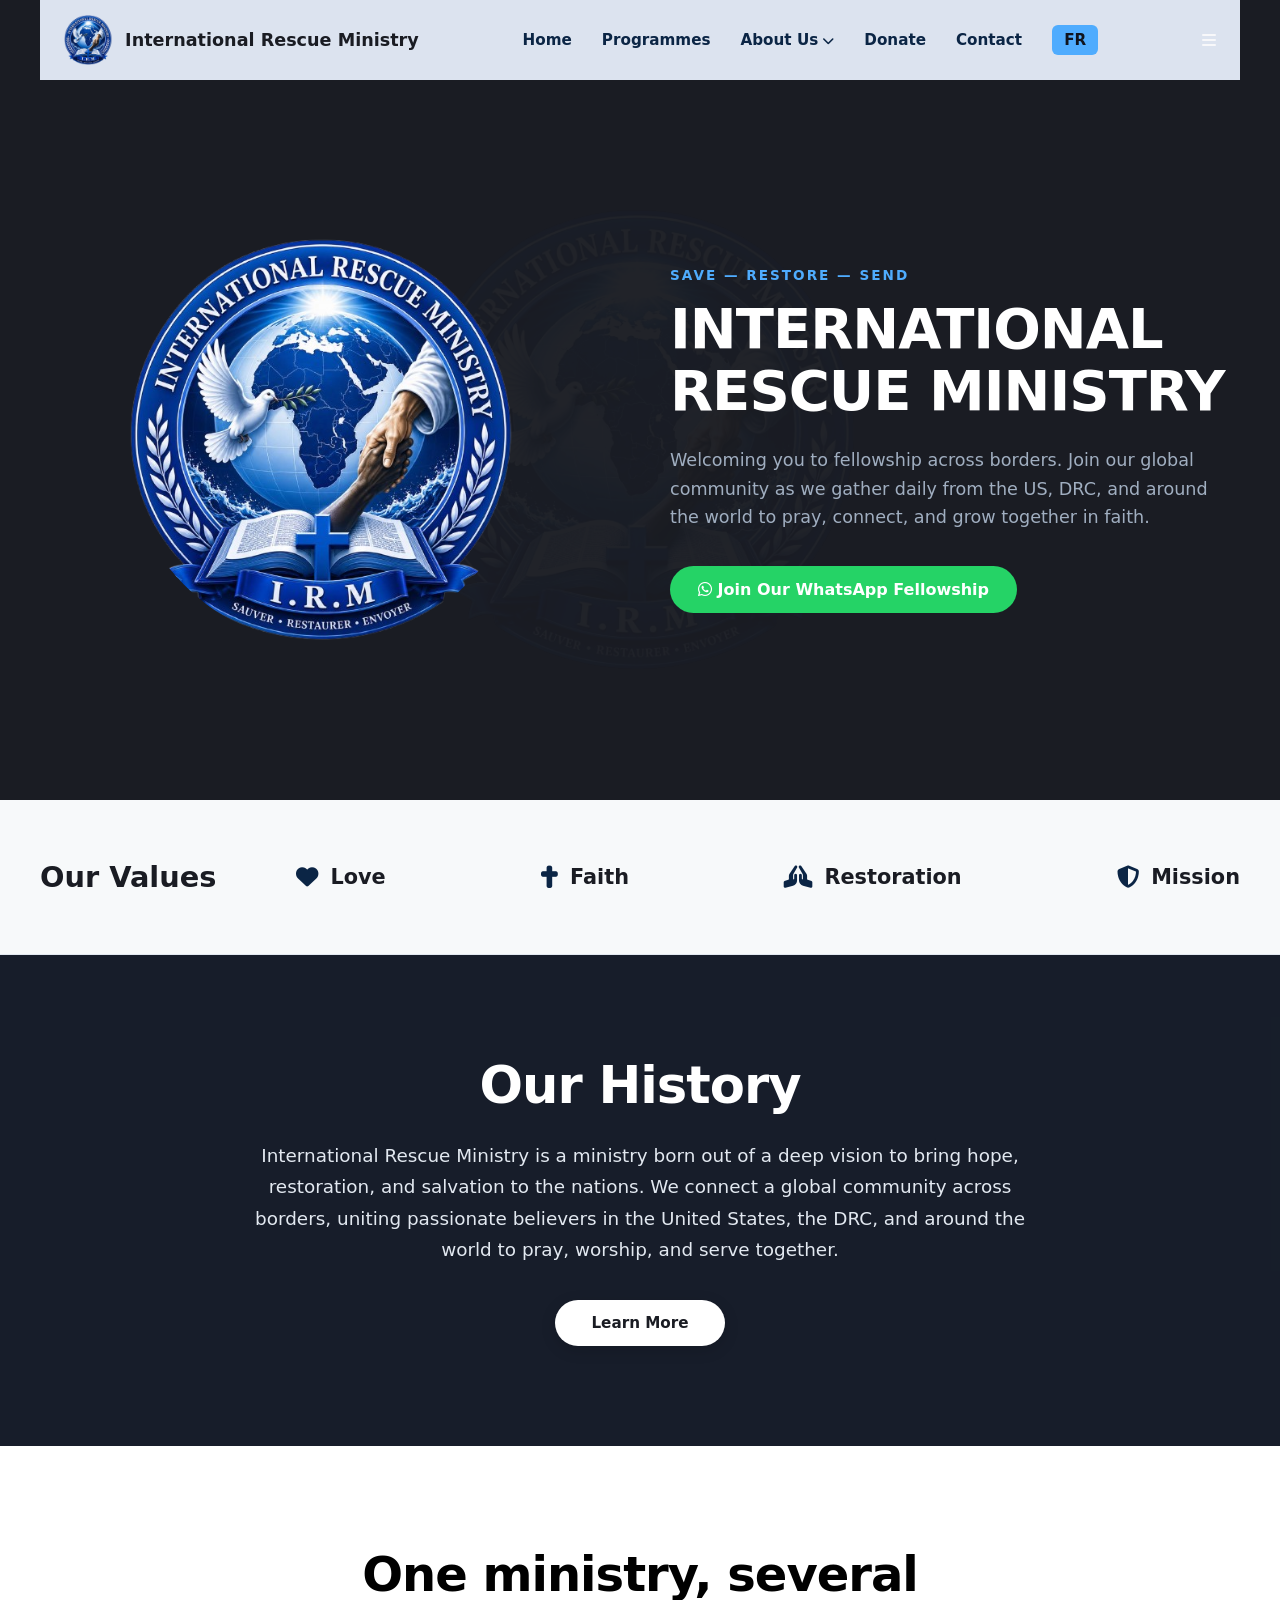
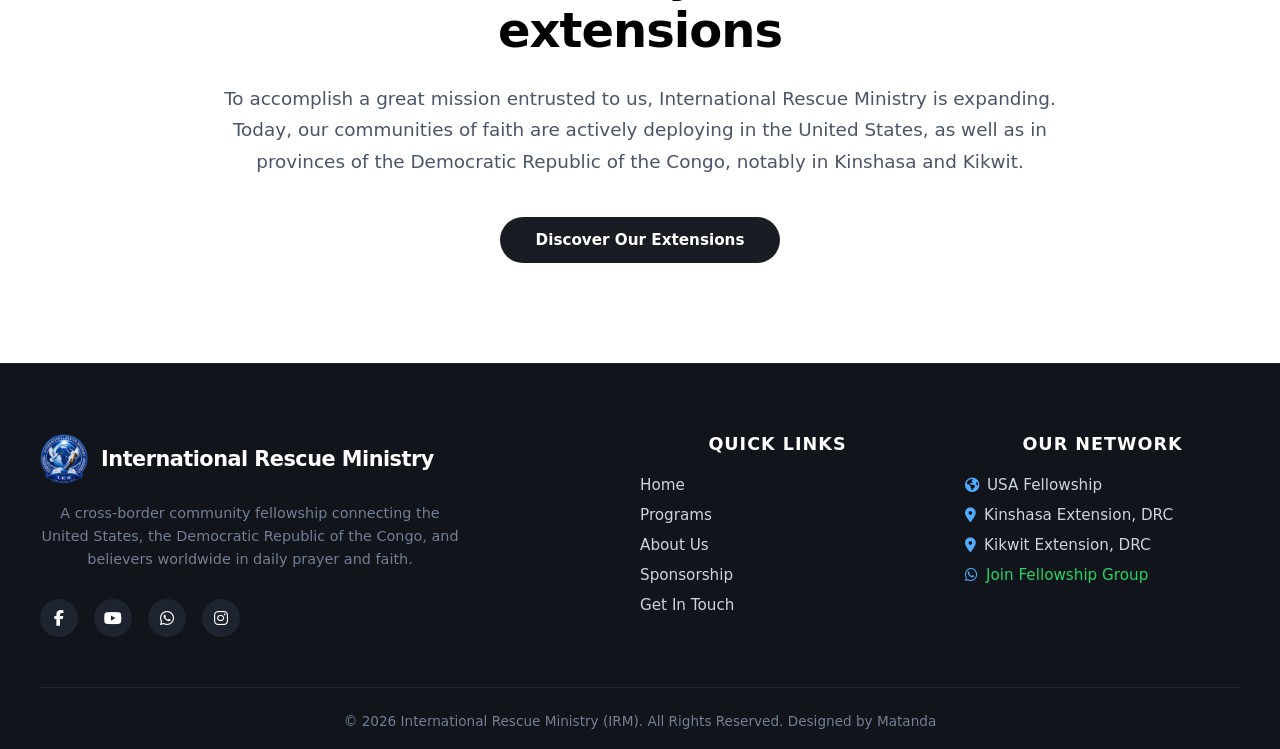
<file: index.html>
<!DOCTYPE html>
<html lang="en">
<head>
    <meta charset="UTF-8"/>
    <meta name="viewport" content="width=device-width, initial-scale=1.0"/>
    <meta name="description" content="International Rescue Ministry"/>
    <title>International Rescue Ministry - Home</title>
    <link href="style.css" rel="stylesheet"/>
    <link rel="stylesheet" href="https://cdnjs.cloudflare.com/ajax/libs/font-awesome/6.4.0/css/all.min.css">
    <link rel="icon" type="image/png" href="apple-touch-icon.png">
</head>
<body>
    <nav>
    <div class="logo-container">
        <img src="IRM.png" alt="IRM Logo" class="logo" width="100px" height="100px"/>
        <span class="logo-text">International Rescue Ministry</span>
    </div>
    
    <div class="nav-links">
        <a href="index.html" class="active">Home</a>   
        <a href="Programmes.html">Programmes</a>
        <a href="About.html" class="dropdown-trigger">About Us<i class="fas fa-chevron-down"></i></a>
        <div class="dropdown-menu-box">
            <a href="#">Our History</a>
            <a href="#">Our Extensions</a>
            <a href="#">Our Departments</a>
        </div>
        <a href="Donate.html">Donate</a>
        <a href="Contact.html">Contact</a>
        <a href="index-fr.html" class="lang-toggle">FR</a>
    </div>

    <!-- 🎯 PLACE THE CODE HERE (Right after the nav-links div ends) -->
    <i class="fas fa-bars" id="menu-toggle"></i>
</nav>
    
    <!--HERO SPLIT-SCREEN SECTION-->
   <section class="hero-container">
        <div class="hero-wrapper">
            <!-- Left Grid: Constrained Image Frame -->
            <div class="hero-left">
                <div class="image-frame">
                    <img src="IRM.png" alt="IRM Emblem" class="hero-featured-img">
                </div>
            </div>
            <!-- Right Grid: Bold Modern Typography -->
            <div class="hero-right">
                <span class="hero-tagline">SAVE — RESTORE — SEND</span>
                <h1 class="hero-title">INTERNATIONAL<br>RESCUE MINISTRY</h1>
                <p class="hero-description">
                    Welcoming you to fellowship across borders. Join our global community as we gather daily from the US, DRC, and around the world to pray, connect, and grow together in faith.
                </p>
                <a href="#" class="whatsapp-btn">
                    <i class="fab fa-whatsapp"></i> Join Our WhatsApp Fellowship
                </a>
            </div>
        </div>
    </section>

    <!--VALUES SECTION-->
    <section class="values-strip">
        <div class="values-wrapper">
            <h2 class="values-label">Our Values</h2>
            <div class="values-grid">
                <div class="value-card">
                    <i class="fas fa-heart"></i>
                    <span>Love</span>
                </div>
                <div class="value-card">
                    <i class="fas fa-cross"></i>
                    <span>Faith</span>
                </div>
                <div class="value-card">
                    <i class="fas fa-praying-hands"></i>
                    <span>Restoration</span>
                </div>
                <div class="value-card">
                    <i class="fas fa-shield-alt"></i>
                    <span>Mission</span>
                </div>
            </div>
        </div>
    </section>

    <!--HISTORY BANNER SECTION-->
    <section class="history-banner">
        <div class="history-overlay"></div>
        <div class="history-content">
            <h2 class="history-heading">Our History</h2>
            <p class="history-paragraph">
                International Rescue Ministry is a ministry born out of a deep vision to bring hope, restoration, and salvation to the nations. We connect a global community across borders, uniting passionate believers in the United States, the DRC, and around the world to pray, worship, and serve together.
            </p>
            <a href="#" class="pill-btn-light">Learn More</a>
        </div>
    </section>

    <!--EXTENSIONS SECTION-->
    <section class="extensions-block">
        <div class="extensions-container">
            <h2 class="extensions-heading">One ministry, several extensions</h2>
            <p class="extensions-paragraph">
                To accomplish a great mission entrusted to us, International Rescue Ministry is expanding. Today, our communities of faith are actively deploying in the United States, as well as in provinces of the Democratic Republic of the Congo, notably in Kinshasa and Kikwit.
            </p>
            <a href="#" class="pill-btn-dark">Discover Our Extensions</a>
        </div>
    </section>
<!-- MODERN CLEAN FOOTER -->
<footer class="main-footer">
    <div class="footer-container">
        
        <!-- Column 1: Brand & Vision -->
        <div class="footer-brand">
            <div class="footer-logo-row">
                <img src="IRM.png" alt="IRM Emblem" class="footer-logo">
                <span class="footer-logo-text">International Rescue Ministry</span>
            </div>
            <p class="footer-description">
                A cross-border community fellowship connecting the United States, the Democratic Republic of the Congo, and believers worldwide in daily prayer and faith.
            </p>
            <div class="footer-socials">
                <a href="#" aria-label="Facebook"><i class="fab fa-facebook-f"></i></a>
                <a href="#" aria-label="YouTube"><i class="fab fa-youtube"></i></a>
                <a href="https://chat.whatsapp.com/FOu2xBbypPA2FtalaXLkAi" target="_blank" aria-label="WhatsApp"><i class="fab fa-whatsapp"></i></a>
                <a href="#" aria-label="Instagram"><i class="fab fa-instagram"></i></a>
            </div>
        </div>

        <!-- Column 2: Quick Navigation Links -->
        <div class="footer-links-col">
            <h3 class="footer-heading">Quick Links</h3>
            <ul>
                <li><a href="index.html">Home</a></li>
                <li><a href="Programmes.html">Programs</a></li>
                <li><a href="About.html">About Us</a></li>
                <li><a href="Donate.html">Sponsorship</a></li>
                <li><a href="Contact.html">Get In Touch</a></li>
            </ul>
        </div>

        <!-- Column 3: Our Global Network -->
        <div class="footer-links-col">
            <h3 class="footer-heading">Our Network</h3>
            <ul>
                <li><a href="About.html#extensions"><i class="fas fa-globe-americas"></i> USA Fellowship</a></li>
                <li><a href="About.html#extensions"><i class="fas fa-map-marker-alt"></i> Kinshasa Extension, DRC</a></li>
                <li><a href="About.html#extensions"><i class="fas fa-map-marker-alt"></i> Kikwit Extension, DRC</a></li>
                <li>
                    <a href="https://chat.whatsapp.com/FOu2xBbypPA2FtalaXLkAi" target="_blank" class="footer-whatsapp-link">
                        <i class="fab fa-whatsapp"></i> Join Fellowship Group
                    </a>
                </li>
            </ul>
        </div>

    </div>

    <!-- Bottom Copyright Strip -->
    <div class="footer-bottom">
        <p>&copy; 2026 International Rescue Ministry (IRM). All Rights Reserved. Designed by Matanda</p>
    </div>
</footer>
<script src="nav.js"></script>
</body>
</html>
</file>
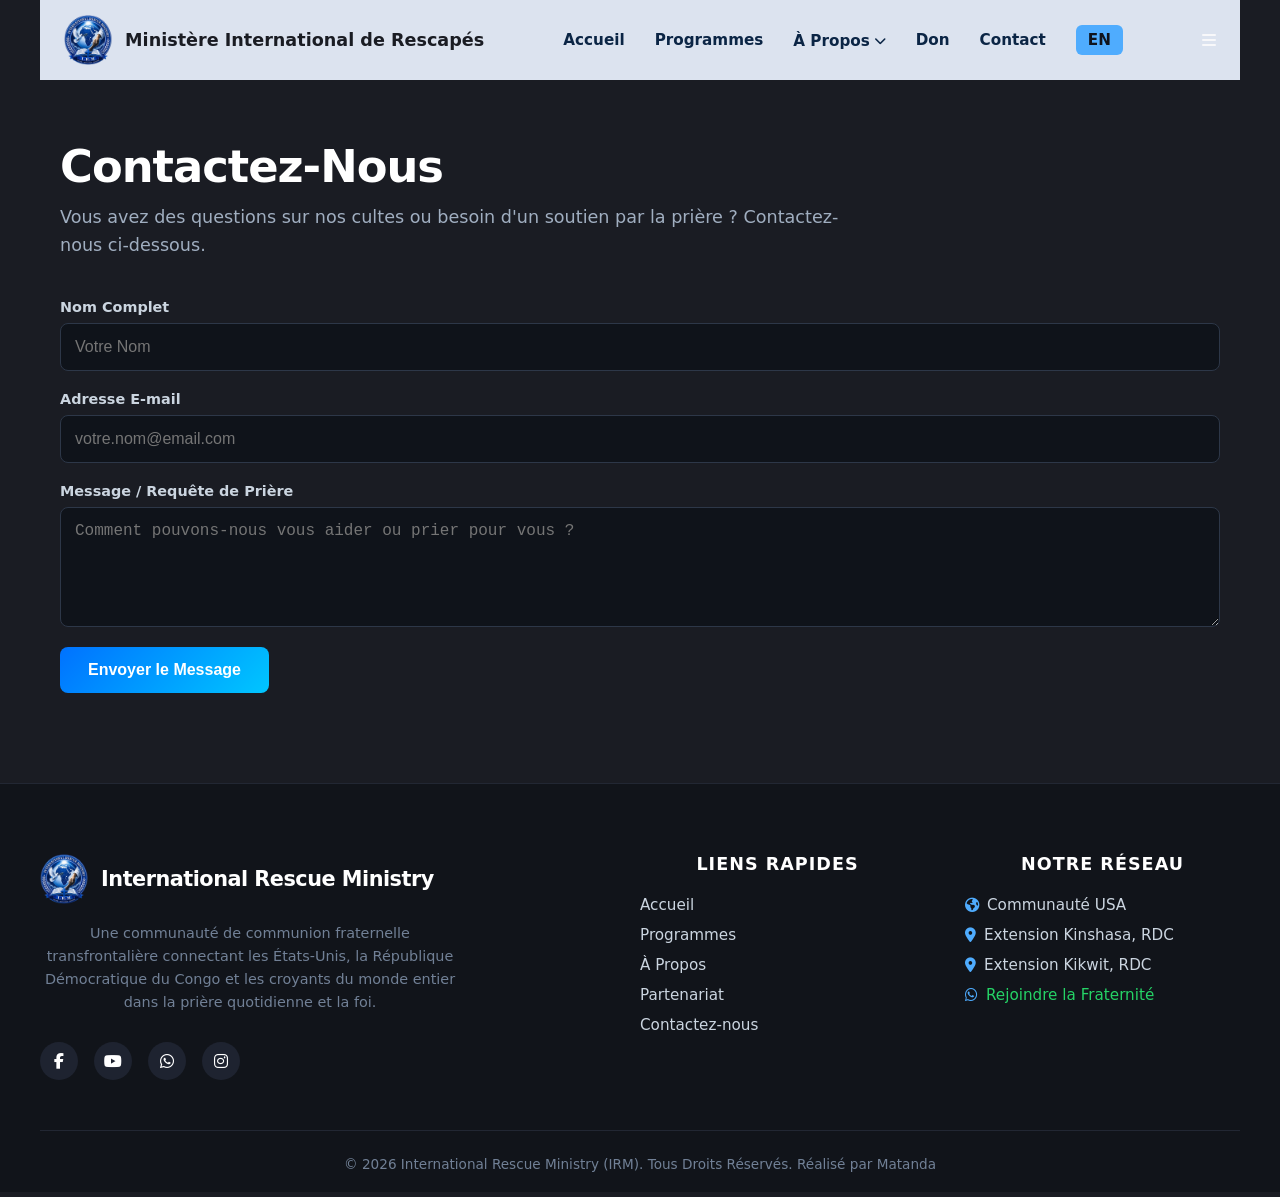
<file: Contact-fr.html>
<!DOCTYPE html>
<html lang="fr">
<head>
    <meta charset="UTF-8"/>
    <meta name="viewport" content="width=device-width, initial-scale=1.0"/>
    <meta name="description" content="Contacter le Ministère International de Rescapés"/>
    <title>Contactez-Nous - IRM</title>
    <link href="style.css" rel="stylesheet"/>
    <link rel="stylesheet" href="https://cdnjs.cloudflare.com/ajax/libs/font-awesome/6.4.0/css/all.min.css">
    <link rel="icon" type="image/png" href="apple-touch-icon.png">
</head>
<body>
    <nav>
        <div class="logo-container">
            <img src="IRM.png" alt="Logo IRM" class="logo"/>
            <span class="logo-text">Ministère International de Rescapés</span>
        </div>
        <div class="nav-links">
        <a href="index-fr.html">Accueil</a>
        
        <a href="Programmes-fr.html">Programmes</a>
        <div class="dropdown">
        <a href="About-fr.html" class="dropdown-trigger">À Propos<i class="fas fa-chevron-down"></i></a>
            <div class="dropdown-menu-box">
                <a href="About-fr.html#histoire">Notre Histoire</a>
                <a href="About-fr.html#extensions">Nos Extensions</a>
                <a href="About-fr.html">Nos Département</a>
            </div>
        </div>
        <a href="Donate-fr.html">Don</a>
        <a href="Contact-fr.html">Contact</a>
        <a href="Contact.html" class="lang-toggle">EN</a>
    </div>
        <i class="fas fa-bars" id="menu-toggle"></i>
    </nav>

    <main class="main-content-wrapper">
        <h1 class="page-header">Contactez-Nous</h1>
        <p class="page-subtitle">Vous avez des questions sur nos cultes ou besoin d'un soutien par la prière ? Contactez-nous ci-dessous.</p>

        <div class="contact-split">
                <form action="https://formspree.io/f/xojodvbz" method="POST">
                    <div class="form-group">
                        <label for="name">Nom Complet</label>
                        <input type="text" id="fullname" name="fullname" required placeholder="Votre Nom">
                    </div>
                    <div class="form-group">
                        <label for="email">Adresse E-mail</label>
                        <input type="email" id="email" name="email" required placeholder="votre.nom@email.com">
                    </div>
                    <div class="form-group">
                        <label for="message">Message / Requête de Prière</label>
                        <textarea id="message" name="message" rows="5" required placeholder="Comment pouvons-nous vous aider ou prier pour vous ?"></textarea>
                    </div>
                    <button type="submit" class="submit-form-btn">Envoyer le Message</button>
                </form>
            </div>
        </div>
    </main>

    <footer class="main-footer">
        <div class="footer-container">
            
            <!-- Column 1: Brand & Vision -->
            <div class="footer-brand">
                <div class="footer-logo-row">
                    <img src="IRM.png" alt="IRM Emblem" class="footer-logo">
                    <span class="footer-logo-text">International Rescue Ministry</span>
                </div>
                <p class="footer-description">
                    Une communauté de communion fraternelle transfrontalière connectant les États-Unis, la République Démocratique du Congo et les croyants du monde entier dans la prière quotidienne et la foi.
                </p>
                <div class="footer-socials">
                    <a href="#" aria-label="Facebook"><i class="fab fa-facebook-f"></i></a>
                    <a href="#" aria-label="YouTube"><i class="fab fa-youtube"></i></a>
                    <a href="https://chat.whatsapp.com/FOu2xBbypPA2FtalaXLkAi" target="_blank" aria-label="WhatsApp"><i class="fab fa-whatsapp"></i></a>
                    <a href="#" aria-label="Instagram"><i class="fab fa-instagram"></i></a>
                </div>
            </div>

            <!-- Column 2: Quick Navigation Links -->
            <div class="footer-links-col">
                <h3 class="footer-heading">Liens Rapides</h3>
                <ul>
                    <li><a href="index-fr.html">Accueil</a></li>
                    <li><a href="Programmes-fr.html">Programmes</a></li>
                    <li><a href="About-fr.html">À Propos</a></li>
                    <li><a href="Donate-fr.html">Partenariat</a></li>
                    <li><a href="Contact-fr.html">Contactez-nous</a></li>
                </ul>
            </div>

            <!-- Column 3: Our Global Network -->
            <div class="footer-links-col">
                <h3 class="footer-heading">Notre Réseau</h3>
                <ul>
                    <li><a href="About-fr.html#extensions"><i class="fas fa-globe-americas"></i> Communauté USA</a></li>
                    <li><a href="About-fr.html#extensions"><i class="fas fa-map-marker-alt"></i> Extension Kinshasa, RDC</a></li>
                    <li><a href="About-fr.html#extensions"><i class="fas fa-map-marker-alt"></i> Extension Kikwit, RDC</a></li>
                    <li>
                        <a href="https://chat.whatsapp.com/FOu2xBbypPA2FtalaXLkAi" target="_blank" class="footer-whatsapp-link">
                            <i class="fab fa-whatsapp"></i> Rejoindre la Fraternité
                        </a>
                    </li>
                </ul>
            </div>

        </div>

        <!-- Bottom Copyright Strip -->
        <div class="footer-bottom">
            <p>&copy; 2026 International Rescue Ministry (IRM). Tous Droits Réservés. Réalisé par Matanda </p>
        </div>
    </footer>
    <script src="nav.js"></script>
</body>
</html>
</file>
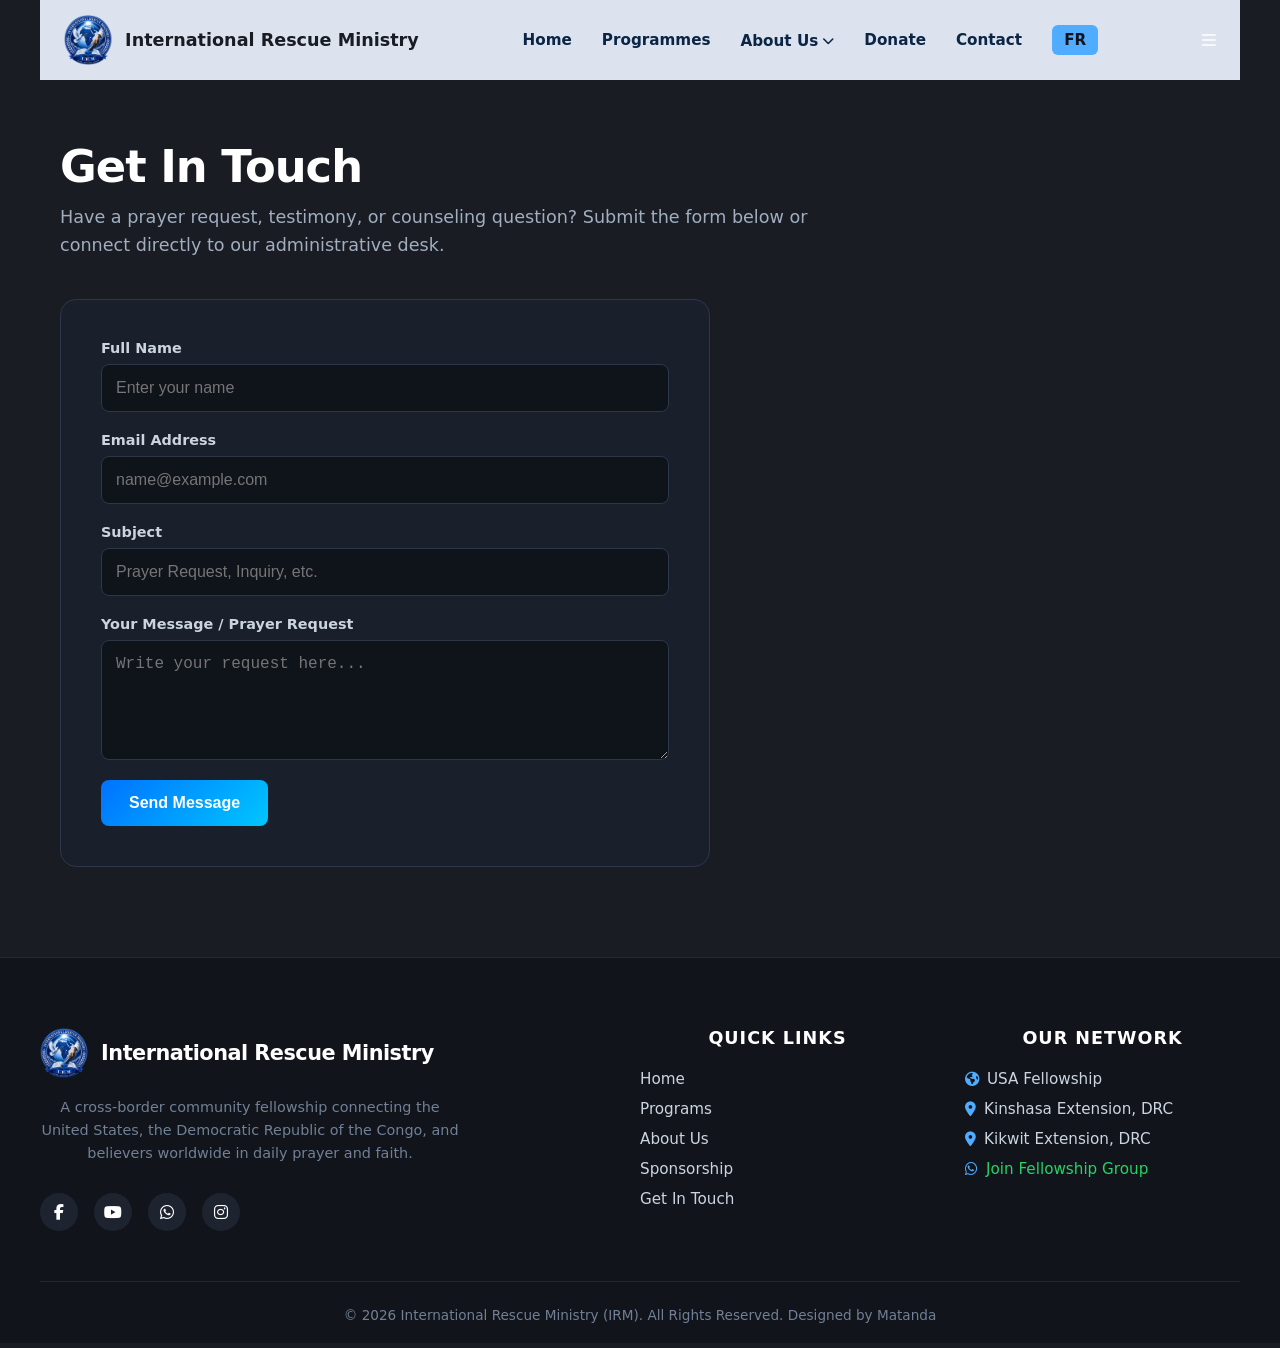
<file: Contact.html>
<!DOCTYPE html>
<html lang="en">
<head>
    <meta charset="UTF-8"/>
    <meta name="viewport" content="width=device-width, initial-scale=1.0"/>
    <meta name="description" content="Contact International Rescue Ministry"/>
    <title>Contact - IRM</title>
    <link href="style.css" rel="stylesheet"/>
    <link rel="stylesheet" href="https://cdnjs.cloudflare.com/ajax/libs/font-awesome/6.4.0/css/all.min.css">
    <link rel="icon" type="image/png" href="apple-touch-icon.png">
</head>
<body>
    <nav>
        <div class="logo-container">
            <img src="IRM.png" alt="IRM Logo" class="logo" width="100px" height="100px"/>
            <span class="logo-text">International Rescue Ministry</span>
        </div>
        <div class="nav-links">
            <a href="index.html" class="active">Home</a>
            <a href="Programmes.html">Programmes</a>
            <div class="dropdown">    
            <a href="About.html" class="dropdown-trigger">About Us<i class="fas fa-chevron-down"></i></a>
            <div class="dropdown-menu-box">
                <a href="#">Our History</a>
                <a href="#">Our Extensions</a>
                <a href="#">Our Departments</a>
            </div>
        </div>
            <a href="Donate.html">Donate</a>
            <a href="Contact.html">Contact</a>
            <a href="Contact-fr.html" class="lang-toggle">FR</a>
        </div>
        <i class="fas fa-bars" id="menu-toggle"></i>
    </nav>

    <main class="main-content-wrapper">
        <h1 class="page-header">Get In Touch</h1>
        <p class="page-subtitle">Have a prayer request, testimony, or counseling question? Submit the form below or connect directly to our administrative desk.</p>

        <div class="modern-form-container">
                <form action="https://formspree.io/f/xojodvbz" method="POST">
                    <div class="form-group">
                        <label for="name">Full Name</label>
                        <input type="text" id="fullname" name="fullname" required placeholder="Enter your name"/>
                    </div>
                    
                    <div class="form-group">
                        <label for="email">Email Address</label>
                        <input type="email" id="email" name="email" required placeholder="name@example.com"/>
                    </div>

                    <div class="form-group">
                        <label for="subject">Subject</label>
                        <input type="text" id="subject" name="subject" required placeholder="Prayer Request, Inquiry, etc."/>
                    </div>
                    
                    <div class="form-group">
                        <label for="message">Your Message / Prayer Request</label>
                        <textarea id="message" name="message" rows="5" required placeholder="Write your request here..."></textarea>
                    </div>
                    
                    <button type="submit" class="submit-form-btn">Send Message</button>
                </form>
            </div>
        </div>
    </main>

    <footer class="main-footer">
    <div class="footer-container">
        
        <!-- Column 1: Brand & Vision -->
        <div class="footer-brand">
            <div class="footer-logo-row">
                <img src="IRM.png" alt="IRM Emblem" class="footer-logo">
                <span class="footer-logo-text">International Rescue Ministry</span>
            </div>
            <p class="footer-description">
                A cross-border community fellowship connecting the United States, the Democratic Republic of the Congo, and believers worldwide in daily prayer and faith.
            </p>
            <div class="footer-socials">
                <a href="#" aria-label="Facebook"><i class="fab fa-facebook-f"></i></a>
                <a href="#" aria-label="YouTube"><i class="fab fa-youtube"></i></a>
                <a href="https://chat.whatsapp.com/FOu2xBbypPA2FtalaXLkAi" target="_blank" aria-label="WhatsApp"><i class="fab fa-whatsapp"></i></a>
                <a href="#" aria-label="Instagram"><i class="fab fa-instagram"></i></a>
            </div>
        </div>

        <!-- Column 2: Quick Navigation Links -->
        <div class="footer-links-col">
            <h3 class="footer-heading">Quick Links</h3>
            <ul>
                <li><a href="index.html">Home</a></li>
                <li><a href="Programmes.html">Programs</a></li>
                <li><a href="About.html">About Us</a></li>
                <li><a href="Donate.html">Sponsorship</a></li>
                <li><a href="Contact.html">Get In Touch</a></li>
            </ul>
        </div>

        <!-- Column 3: Our Global Network -->
        <div class="footer-links-col">
            <h3 class="footer-heading">Our Network</h3>
            <ul>
                <li><a href="About.html#extensions"><i class="fas fa-globe-americas"></i> USA Fellowship</a></li>
                <li><a href="About.html#extensions"><i class="fas fa-map-marker-alt"></i> Kinshasa Extension, DRC</a></li>
                <li><a href="About.html#extensions"><i class="fas fa-map-marker-alt"></i> Kikwit Extension, DRC</a></li>
                <li>
                    <a href="https://chat.whatsapp.com/FOu2xBbypPA2FtalaXLkAi" target="_blank" class="footer-whatsapp-link">
                        <i class="fab fa-whatsapp"></i> Join Fellowship Group
                    </a>
                </li>
            </ul>
        </div>

    </div>

    <!-- Bottom Copyright Strip -->
    <div class="footer-bottom">
        <p>&copy; 2026 International Rescue Ministry (IRM). All Rights Reserved. Designed by Matanda</p>
    </div>
</footer>
<script src="nav.js"></script>
</body>
</html>
</file>
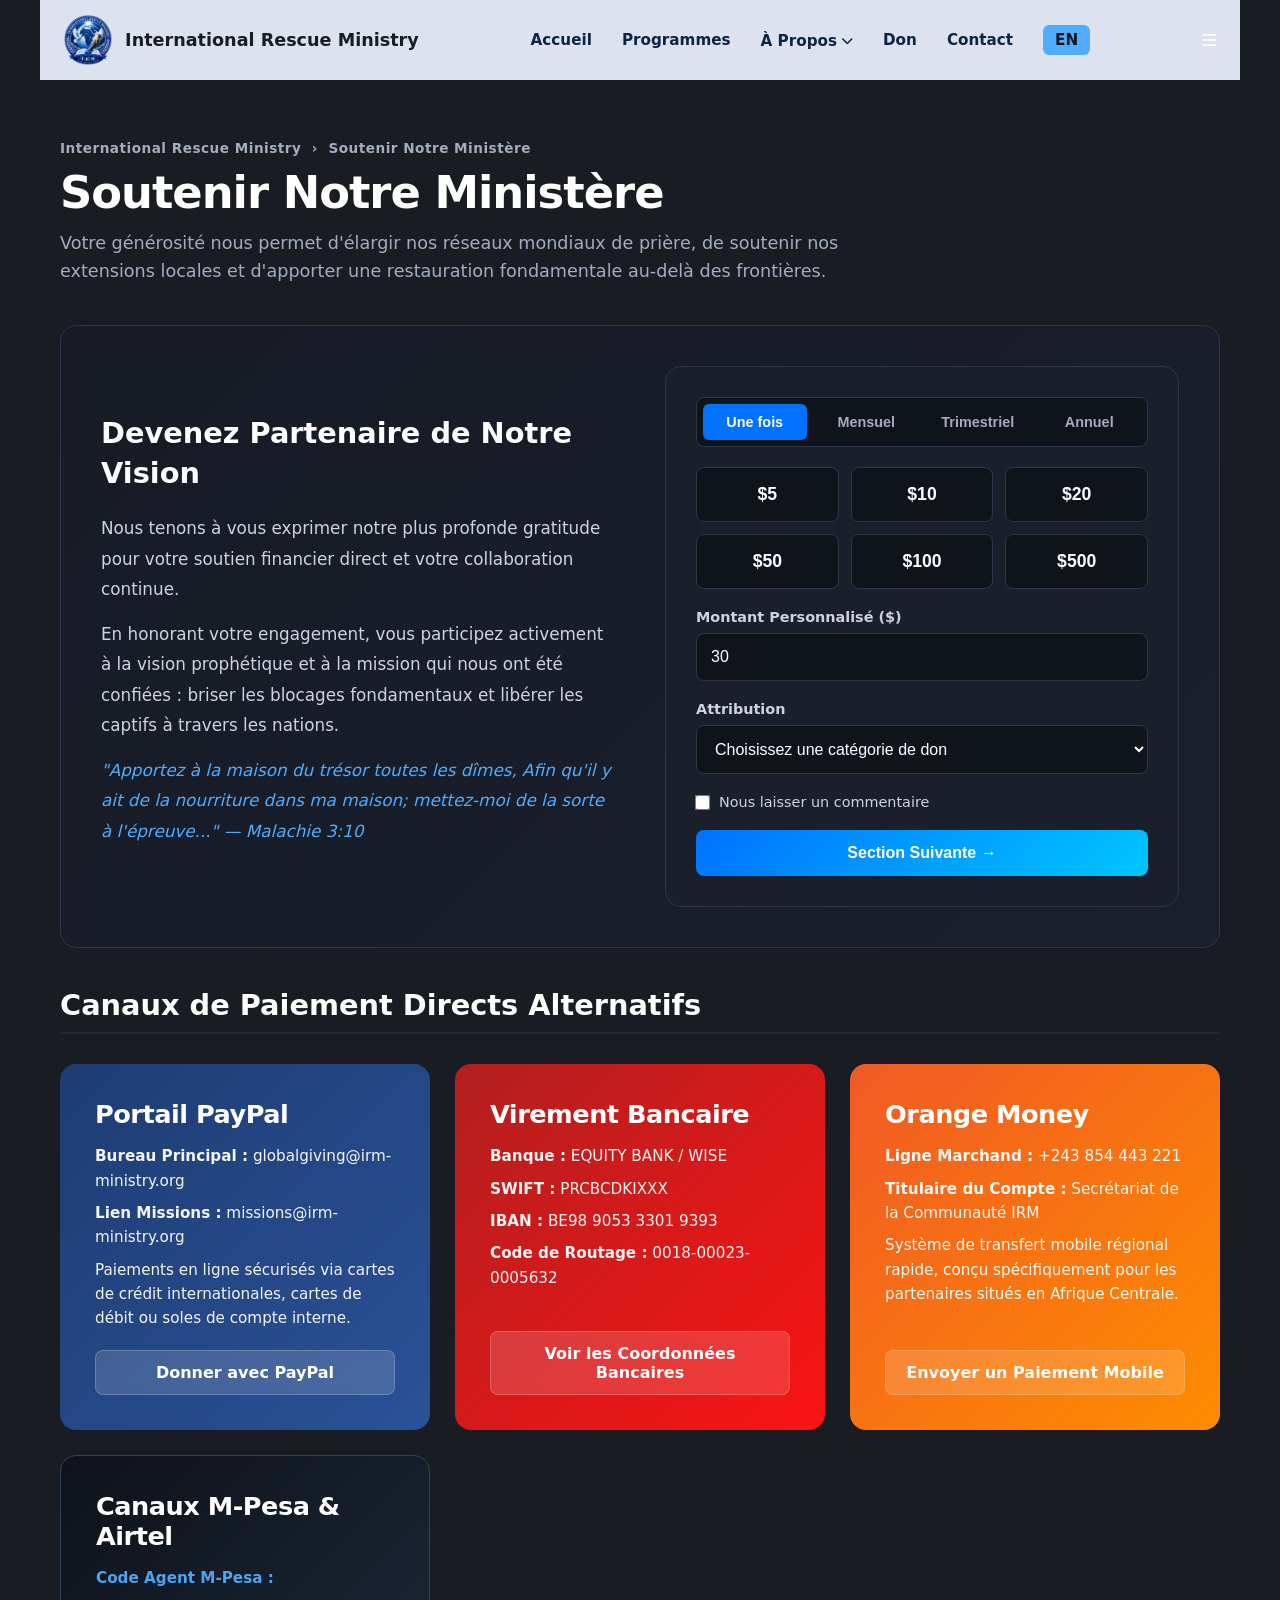
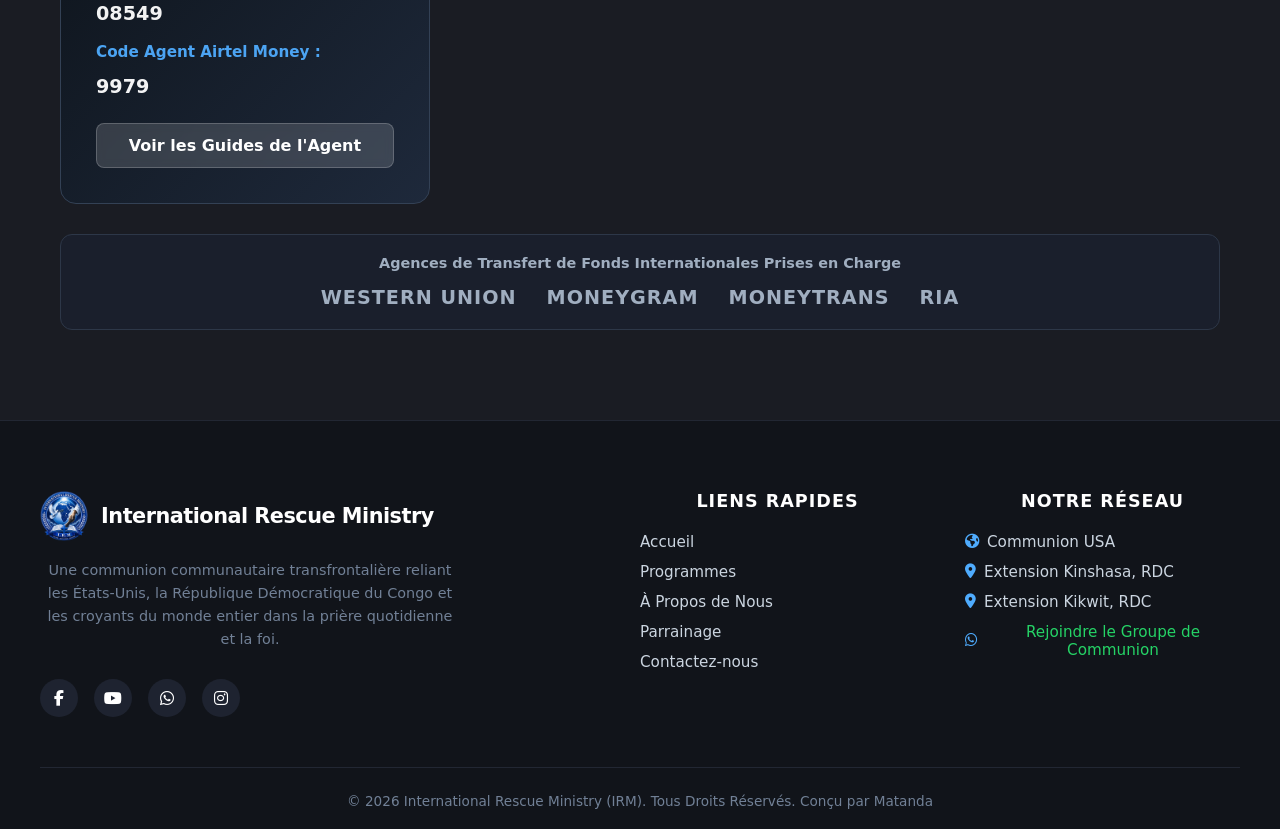
<file: Donate-fr.html>
<!DOCTYPE html>
<html lang="fr">
<head>
    <meta charset="UTF-8"/>
    <meta name="viewport" content="width=device-width, initial-scale=1.0"/>
    <meta name="description" content="Soutenir International Rescue Ministry"/>
    <title>Faire un Don - IRM</title>
    <link href="style.css" rel="stylesheet"/>
    <link rel="stylesheet" href="https://cdnjs.cloudflare.com/ajax/libs/font-awesome/6.4.0/css/all.min.css">
    <link rel="icon" type="image/png" href="apple-touch-icon.png">
</head>
<body>
    <nav>
        <div class="logo-container">
            <img src="IRM.png" alt="IRM Logo" class="logo" width="100px" height="100px"/>
            <span class="logo-text">International Rescue Ministry</span>
        </div>
        <div class="nav-links">
        <a href="index-fr.html">Accueil</a>
        
        <a href="Programmes-fr.html">Programmes</a>
        <div class="dropdown">
        <a href="About-fr.html" class="dropdown-trigger">À Propos<i class="fas fa-chevron-down"></i></a>
            <div class="dropdown-menu-box">
                <a href="About-fr.html#histoire">Notre Histoire</a>
                <a href="About-fr.html#extensions">Nos Extensions</a>
                <a href="About-fr.html">Nos Département</a>
            </div>
        </div>
        <a href="Donate-fr.html">Don</a>
        <a href="Contact-fr.html">Contact</a>
        <a href="Donate.html" class="lang-toggle">EN</a>
    </div>
        <i class="fas fa-bars" id="menu-toggle"></i>
    </nav>

    <main class="main-content-wrapper">
    <!-- Breadcrumb Header Group (Ref: image_c06822.png) -->
    <div style="margin-bottom: 40px;">
        <div style="font-size: 0.85rem; color: #a0aec0; margin-bottom: 10px; font-weight: 600; letter-spacing: 0.5px;">
            International Rescue Ministry &nbsp;›&nbsp; Soutenir Notre Ministère
        </div>
        <h1 class="page-header">Soutenir Notre Ministère</h1>
        <p class="page-subtitle">Votre générosité nous permet d'élargir nos réseaux mondiaux de prière, de soutenir nos extensions locales et d'apporter une restauration fondamentale au-delà des frontières.</p>
    </div>

    <!-- Section A: Interactive Selection Module (Ref: image_c0b9dd.png) -->
    <div class="donation-split-block">
        <!-- Left Side: Custom Note -->
        <div class="donation-split-left">
            <h2>Devenez Partenaire de Notre Vision</h2>
            <p>Nous tenons à vous exprimer notre plus profonde gratitude pour votre soutien financier direct et votre collaboration continue.</p>
            <p>En honorant votre engagement, vous participez activement à la vision prophétique et à la mission qui nous ont été confiées : briser les blocages fondamentaux et libérer les captifs à travers les nations.</p>
            <p style="font-style: italic; color: #4facfe;">"Apportez à la maison du trésor toutes les dîmes, Afin qu'il y ait de la nourriture dans ma maison; mettez-moi de la sorte à l'épreuve..." — Malachie 3:10</p>
        </div>

        <!-- Right Side: Tiered Form Box -->
        <div class="donation-split-right">
            <div class="modern-form-container" style="margin-top: 0; padding: 30px; width: 100%;">
                <!-- Frequency Toggle -->
                <div class="frequency-tabs">
                    <button type="button" class="freq-btn active">Une fois</button>
                    <button type="button" class="freq-btn">Mensuel</button>
                    <button type="button" class="freq-btn">Trimestriel</button>
                    <button type="button" class="freq-btn">Annuel</button>
                </div>

                <!-- Preset Options Matched to Reference Layout -->
                <div class="preset-matrix">
                    <button type="button" class="matrix-btn">$5</button>
                    <button type="button" class="matrix-btn">$10</button>
                    <button type="button" class="matrix-btn">$20</button>
                    <button type="button" class="matrix-btn">$50</button>
                    <button type="button" class="matrix-btn">$100</button>
                    <button type="button" class="matrix-btn">$500</button>
                </div>

                <!-- Custom / Fallback Input Field -->
                <div class="form-group">
                    <label for="custom-amount">Montant Personnalisé ($)</label>
                    <input type="number" id="custom-amount" placeholder="Saisissez un montant" value="30">
                </div>

                <!-- Fund Target Dropdown -->
                <div class="form-group">
                    <label for="designation">Attribution</label>
                    <select id="designation" style="background-color: #0f131a; border: 1px solid #2d3748; padding: 14px; border-radius: 8px; color: #ffffff; font-size: 1rem;">
                        <option value="">Choisissez une catégorie de don</option>
                        <option value="tithe">Dîmes &amp; Offrandes</option>
                        <option value="missions">Soutien aux Missions Mondiales</option>
                        <option value="relief">Aide Communautaire &amp; Actions Sociales</option>
                    </select>
                </div>

                <!-- Comment Checkbox Element -->
                <div style="display: flex; align-items: center; gap: 10px; margin: 20px 0;">
                    <input type="checkbox" id="leave-comment" style="transform: scale(1.2);">
                    <label for="leave-comment" style="color: #cbd5e0; font-size: 0.9rem; cursor: pointer;">Nous laisser un commentaire</label>
                </div>

                <button type="button" class="submit-form-btn" style="width: 100%;">Section Suivante →</button>
            </div>
        </div>
    </div>

    <!-- Section B: Aesthetic Modular Direct Channels (Ref: image_c0ba1d.jpg) -->
    <h2 class="section-title">Canaux de Paiement Directs Alternatifs</h2>
    <div class="payment-channel-grid">
        
        <!-- Module 1: PayPal (Blue Accent) -->
        <div class="channel-card paypal">
            <div>
                <h3>Portail PayPal</h3>
                <div class="channel-details">
                    <p><strong>Bureau Principal :</strong> globalgiving@irm-ministry.org</p>
                    <p><strong>Lien Missions :</strong> missions@irm-ministry.org</p>
                    <p>Paiements en ligne sécurisés via cartes de crédit internationales, cartes de débit ou soles de compte interne.</p>
                </div>
            </div>
            <a href="#" class="channel-action-btn">Donner avec PayPal</a>
        </div>

        <!-- Module 2: Bank Wire (Red Accent) -->
        <div class="channel-card bank">
            <div>
                <h3>Virement Bancaire</h3>
                <div class="channel-details">
                    <p><strong>Banque :</strong> EQUITY BANK / WISE</p>
                    <p><strong>SWIFT :</strong> PRCBCDKIXXX</p>
                    <p><strong>IBAN :</strong> BE98 9053 3301 9393</p>
                    <p><strong>Code de Routage :</strong> 0018-00023-0005632</p>
                </div>
            </div>
            <a href="#" class="channel-action-btn">Voir les Coordonnées Bancaires</a>
        </div>

        <!-- Module 3: Orange Money (Orange Accent) -->
        <div class="channel-card orange">
            <div>
                <h3>Orange Money</h3>
                <div class="channel-details">
                    <p><strong>Ligne Marchand :</strong> +243 854 443 221</p>
                    <p><strong>Titulaire du Compte :</strong> Secrétariat de la Communauté IRM</p>
                    <p>Système de transfert mobile régional rapide, conçu spécifiquement pour les partenaires situés en Afrique Centrale.</p>
                </div>
            </div>
            <a href="#" class="channel-action-btn">Envoyer un Paiement Mobile</a>
        </div>

        <!-- Module 4: Telecom Mobile Money (Dark Balanced Accent) -->
        <div class="channel-card mobile">
            <div>
                <h3>Canaux M-Pesa &amp; Airtel</h3>
                <div class="channel-details">
                    <p style="color: #4facfe; font-weight: 700;">Code Agent M-Pesa :</p>
                    <p style="font-size: 1.2rem; font-weight: 800; color: #ffffff;">08549</p>
                    <p style="color: #4facfe; font-weight: 700; margin-top: 10px;">Code Agent Airtel Money :</p>
                    <p style="font-size: 1.2rem; font-weight: 800; color: #ffffff;">9979</p>
                </div>
            </div>
            <a href="#" class="channel-action-btn">Voir les Guides de l'Agent</a>
        </div>
    </div>

    <!-- Section C: Global Remittance Logostrip (Ref: image_c0ba59.jpg) -->
    <div class="remittance-container">
        <div style="font-size: 0.9rem; color: #a0aec0; font-weight: 600;">Agences de Transfert de Fonds Internationales Prises en Charge</div>
        <div class="remittance-flex">
            <span class="remittance-logo">WESTERN UNION</span>
            <span class="remittance-logo">MONEYGRAM</span>
            <span class="remittance-logo">MONEYTRANS</span>
            <span class="remittance-logo">RIA</span>
        </div>
    </div>
</main>

   <footer class="main-footer">
    <div class="footer-container">
        
        <!-- Column 1: Brand & Vision -->
        <div class="footer-brand">
            <div class="footer-logo-row">
                <img src="IRM.png" alt="IRM Emblem" class="footer-logo">
                <span class="footer-logo-text">International Rescue Ministry</span>
            </div>
            <p class="footer-description">
                Une communion communautaire transfrontalière reliant les États-Unis, la République Démocratique du Congo et les croyants du monde entier dans la prière quotidienne et la foi.
            </p>
            <div class="footer-socials">
                <a href="#" aria-label="Facebook"><i class="fab fa-facebook-f"></i></a>
                <a href="#" aria-label="YouTube"><i class="fab fa-youtube"></i></a>
                <a href="https://chat.whatsapp.com/FOu2xBbypPA2FtalaXLkAi" target="_blank" aria-label="WhatsApp"><i class="fab fa-whatsapp"></i></a>
                <a href="#" aria-label="Instagram"><i class="fab fa-instagram"></i></a>
            </div>
        </div>

        <!-- Column 2: Quick Navigation Links -->
        <div class="footer-links-col">
            <h3 class="footer-heading">Liens Rapides</h3>
            <ul>
                <li><a href="index-fr.html">Accueil</a></li>
                <li><a href="Programmes-fr.html">Programmes</a></li>
                <li><a href="About-fr.html">À Propos de Nous</a></li>
                <li><a href="Donate-fr.html">Parrainage</a></li>
                <li><a href="Contact-fr.html">Contactez-nous</a></li>
            </ul>
        </div>

        <!-- Column 3: Our Global Network -->
        <div class="footer-links-col">
            <h3 class="footer-heading">Notre Réseau</h3>
            <ul>
                <li><a href="About-fr.html#extensions"><i class="fas fa-globe-americas"></i> Communion USA</a></li>
                <li><a href="About-fr.html#extensions"><i class="fas fa-map-marker-alt"></i> Extension Kinshasa, RDC</a></li>
                <li><a href="About-fr.html#extensions"><i class="fas fa-map-marker-alt"></i> Extension Kikwit, RDC</a></li>
                <li>
                    <a href="https://chat.whatsapp.com/FOu2xBbypPA2FtalaXLkAi" target="_blank" class="footer-whatsapp-link">
                        <i class="fab fa-whatsapp"></i> Rejoindre le Groupe de Communion
                    </a>
                </li>
            </ul>
        </div>

    </div>

    <!-- Bottom Copyright Strip -->
    <div class="footer-bottom">
        <p>&copy; 2026 International Rescue Ministry (IRM). Tous Droits Réservés. Conçu par Matanda</p>
    </div>
</footer>
<script src="nav.js"></script>
<script src="donate.js"></script>
</body>
</html>
</file>
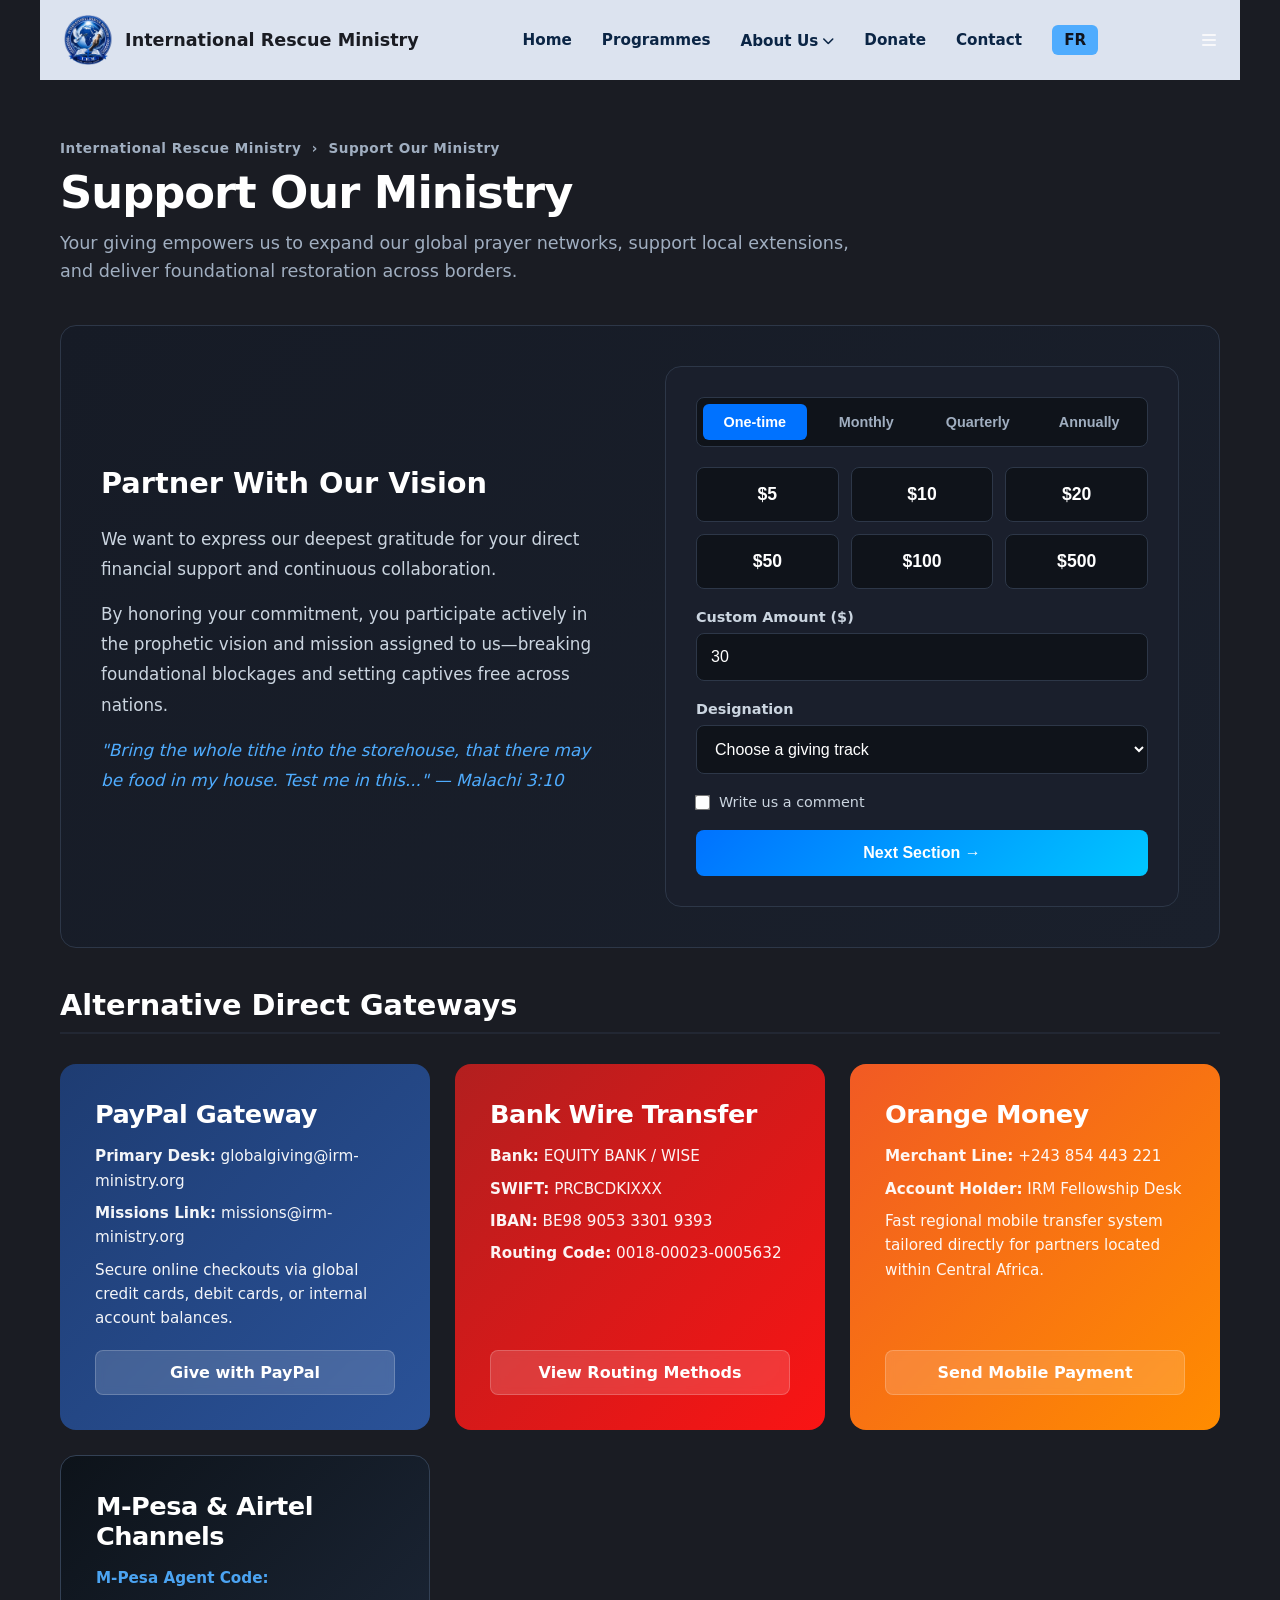
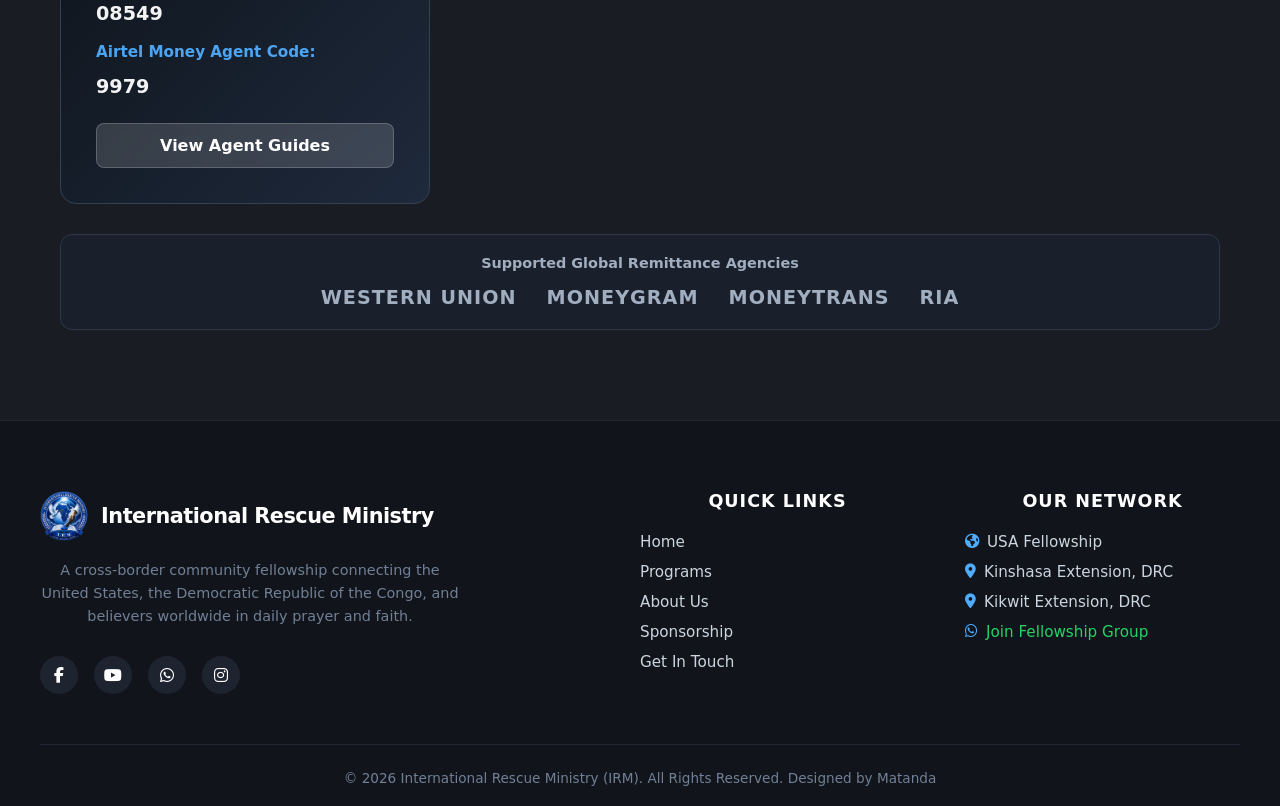
<file: Donate.html>
<!DOCTYPE html>
<html lang="en">
<head>
    <meta charset="UTF-8"/>
    <meta name="viewport" content="width=device-width, initial-scale=1.0"/>
    <meta name="description" content="Support International Rescue Ministry"/>
    <title>Donate - IRM</title>
    <link href="style.css" rel="stylesheet"/>
    <link rel="stylesheet" href="https://cdnjs.cloudflare.com/ajax/libs/font-awesome/6.4.0/css/all.min.css">
    <link rel="icon" type="image/png" href="apple-touch-icon.png">
</head>
<body>
    <nav>
        <div class="logo-container">
            <img src="IRM.png" alt="IRM Logo" class="logo" width="100px" height="100px"/>
            <span class="logo-text">International Rescue Ministry</span>
        </div>
        <div class="nav-links">
            <a href="index.html" class="active">Home</a>   
            <a href="Programmes.html">Programmes</a>
            <div class="dropdown">    
            <a href="About.html" class="dropdown-trigger">About Us<i class="fas fa-chevron-down"></i></a>
            <div class="dropdown-menu-box">
                <a href="About.html">Our History</a>
                <a href="About.html">Our Extensions</a>
                <a href="#">Our Departments</a>
            </div>
        </div>
            <a href="Donate.html">Donate</a>
            <a href="Contact.html">Contact</a>
            <a href="Donate-fr.html" class="lang-toggle">FR</a>
        </div>
        <i class="fas fa-bars" id="menu-toggle"></i>
    </nav>

    <main class="main-content-wrapper">
    <!-- Breadcrumb Header Group (Ref: image_c06822.png) -->
    <div style="margin-bottom: 40px;">
        <div style="font-size: 0.85rem; color: #a0aec0; margin-bottom: 10px; font-weight: 600; letter-spacing: 0.5px;">
            International Rescue Ministry &nbsp;›&nbsp; Support Our Ministry
        </div>
        <h1 class="page-header">Support Our Ministry</h1>
        <p class="page-subtitle">Your giving empowers us to expand our global prayer networks, support local extensions, and deliver foundational restoration across borders.</p>
    </div>

    <!-- Section A: Interactive Selection Module (Ref: image_c0b9dd.png) -->
    <div class="donation-split-block">
        <!-- Left Side: Custom Note -->
        <div class="donation-split-left">
            <h2>Partner With Our Vision</h2>
            <p>We want to express our deepest gratitude for your direct financial support and continuous collaboration.</p>
            <p>By honoring your commitment, you participate actively in the prophetic vision and mission assigned to us—breaking foundational blockages and setting captives free across nations.</p>
            <p style="font-style: italic; color: #4facfe;">"Bring the whole tithe into the storehouse, that there may be food in my house. Test me in this..." — Malachi 3:10</p>
        </div>

        <!-- Right Side: Tiered Form Box -->
        <div class="donation-split-right">
            <div class="modern-form-container" style="margin-top: 0; padding: 30px; width: 100%;">
                <!-- Frequency Toggle -->
                <div class="frequency-tabs">
                    <button type="button" class="freq-btn active">One-time</button>
                    <button type="button" class="freq-btn">Monthly</button>
                    <button type="button" class="freq-btn">Quarterly</button>
                    <button type="button" class="freq-btn">Annually</button>
                </div>

                <!-- Preset Options Matched to Reference Layout -->
                <div class="preset-matrix">
                    <button type="button" class="matrix-btn">$5</button>
                    <button type="button" class="matrix-btn">$10</button>
                    <button type="button" class="matrix-btn">$20</button>
                    <button type="button" class="matrix-btn">$50</button>
                    <button type="button" class="matrix-btn">$100</button>
                    <button type="button" class="matrix-btn">$500</button>
                </div>

                <!-- Custom / Fallback Input Field -->
                <div class="form-group">
                    <label for="custom-amount">Custom Amount ($)</label>
                    <input type="number" id="custom-amount" placeholder="Enter custom value" value="30">
                </div>

                <!-- Fund Target Dropdown -->
                <div class="form-group">
                    <label for="designation">Designation</label>
                    <select id="designation" style="background-color: #0f131a; border: 1px solid #2d3748; padding: 14px; border-radius: 8px; color: #ffffff; font-size: 1rem;">
                        <option value="">Choose a giving track</option>
                        <option value="tithe">Tithes & Offerings</option>
                        <option value="missions">Global Mission Support</option>
                        <option value="relief">Community Outreach & Relief</option>
                    </select>
                </div>

                <!-- Comment Checkbox Element -->
                <div style="display: flex; align-items: center; gap: 10px; margin: 20px 0;">
                    <input type="checkbox" id="leave-comment" style="transform: scale(1.2);">
                    <label for="leave-comment" style="color: #cbd5e0; font-size: 0.9rem; cursor: pointer;">Write us a comment</label>
                </div>

                <button type="button" class="submit-form-btn" style="width: 100%;">Next Section →</button>
            </div>
        </div>
    </div>

    <!-- Section B: Aesthetic Modular Direct Channels (Ref: image_c0ba1d.jpg) -->
    <h2 class="section-title">Alternative Direct Gateways</h2>
    <div class="payment-channel-grid">
        
        <!-- Module 1: PayPal (Blue Accent) -->
        <div class="channel-card paypal">
            <div>
                <h3>PayPal Gateway</h3>
                <div class="channel-details">
                    <p><strong>Primary Desk:</strong> globalgiving@irm-ministry.org</p>
                    <p><strong>Missions Link:</strong> missions@irm-ministry.org</p>
                    <p>Secure online checkouts via global credit cards, debit cards, or internal account balances.</p>
                </div>
            </div>
            <a href="#" class="channel-action-btn">Give with PayPal</a>
        </div>

        <!-- Module 2: Bank Wire (Red Accent) -->
        <div class="channel-card bank">
            <div>
                <h3>Bank Wire Transfer</h3>
                <div class="channel-details">
                    <p><strong>Bank:</strong> EQUITY BANK / WISE</p>
                    <p><strong>SWIFT:</strong> PRCBCDKIXXX</p>
                    <p><strong>IBAN:</strong> BE98 9053 3301 9393</p>
                    <p><strong>Routing Code:</strong> 0018-00023-0005632</p>
                </div>
            </div>
            <a href="#" class="channel-action-btn">View Routing Methods</a>
        </div>

        <!-- Module 3: Orange Money (Orange Accent) -->
        <div class="channel-card orange">
            <div>
                <h3>Orange Money</h3>
                <div class="channel-details">
                    <p><strong>Merchant Line:</strong> +243 854 443 221</p>
                    <p><strong>Account Holder:</strong> IRM Fellowship Desk</p>
                    <p>Fast regional mobile transfer system tailored directly for partners located within Central Africa.</p>
                </div>
            </div>
            <a href="#" class="channel-action-btn">Send Mobile Payment</a>
        </div>

        <!-- Module 4: Telecom Mobile Money (Dark Balanced Accent) -->
        <div class="channel-card mobile">
            <div>
                <h3>M-Pesa & Airtel Channels</h3>
                <div class="channel-details">
                    <p style="color: #4facfe; font-weight: 700;">M-Pesa Agent Code:</p>
                    <p style="font-size: 1.2rem; font-weight: 800; color: #ffffff;">08549</p>
                    <p style="color: #4facfe; font-weight: 700; margin-top: 10px;">Airtel Money Agent Code:</p>
                    <p style="font-size: 1.2rem; font-weight: 800; color: #ffffff;">9979</p>
                </div>
            </div>
            <a href="#" class="channel-action-btn">View Agent Guides</a>
        </div>
    </div>

    <!-- Section C: Global Remittance Logostrip (Ref: image_c0ba59.jpg) -->
    <div class="remittance-container">
        <div style="font-size: 0.9rem; color: #a0aec0; font-weight: 600;">Supported Global Remittance Agencies</div>
        <div class="remittance-flex">
            <span class="remittance-logo">WESTERN UNION</span>
            <span class="remittance-logo">MONEYGRAM</span>
            <span class="remittance-logo">MONEYTRANS</span>
            <span class="remittance-logo">RIA</span>
        </div>
    </div>
</main>

   <footer class="main-footer">
    <div class="footer-container">
        
        <!-- Column 1: Brand & Vision -->
        <div class="footer-brand">
            <div class="footer-logo-row">
                <img src="IRM.png" alt="IRM Emblem" class="footer-logo">
                <span class="footer-logo-text">International Rescue Ministry</span>
            </div>
            <p class="footer-description">
                A cross-border community fellowship connecting the United States, the Democratic Republic of the Congo, and believers worldwide in daily prayer and faith.
            </p>
            <div class="footer-socials">
                <a href="#" aria-label="Facebook"><i class="fab fa-facebook-f"></i></a>
                <a href="#" aria-label="YouTube"><i class="fab fa-youtube"></i></a>
                <a href="https://chat.whatsapp.com/FOu2xBbypPA2FtalaXLkAi" target="_blank" aria-label="WhatsApp"><i class="fab fa-whatsapp"></i></a>
                <a href="#" aria-label="Instagram"><i class="fab fa-instagram"></i></a>
            </div>
        </div>

        <!-- Column 2: Quick Navigation Links -->
        <div class="footer-links-col">
            <h3 class="footer-heading">Quick Links</h3>
            <ul>
                <li><a href="index.html">Home</a></li>
                <li><a href="Programmes.html">Programs</a></li>
                <li><a href="About.html">About Us</a></li>
                <li><a href="Donate.html">Sponsorship</a></li>
                <li><a href="Contact.html">Get In Touch</a></li>
            </ul>
        </div>

        <!-- Column 3: Our Global Network -->
        <div class="footer-links-col">
            <h3 class="footer-heading">Our Network</h3>
            <ul>
                <li><a href="About.html#extensions"><i class="fas fa-globe-americas"></i> USA Fellowship</a></li>
                <li><a href="About.html#extensions"><i class="fas fa-map-marker-alt"></i> Kinshasa Extension, DRC</a></li>
                <li><a href="About.html#extensions"><i class="fas fa-map-marker-alt"></i> Kikwit Extension, DRC</a></li>
                <li>
                    <a href="https://chat.whatsapp.com/FOu2xBbypPA2FtalaXLkAi" target="_blank" class="footer-whatsapp-link">
                        <i class="fab fa-whatsapp"></i> Join Fellowship Group
                    </a>
                </li>
            </ul>
        </div>

    </div>

    <!-- Bottom Copyright Strip -->
    <div class="footer-bottom">
        <p>&copy; 2026 International Rescue Ministry (IRM). All Rights Reserved. Designed by Matanda</p>
    </div>
</footer>
<script src="nav.js"></script>
<script src="donate.js"></script>
</body>
</html>
</file>
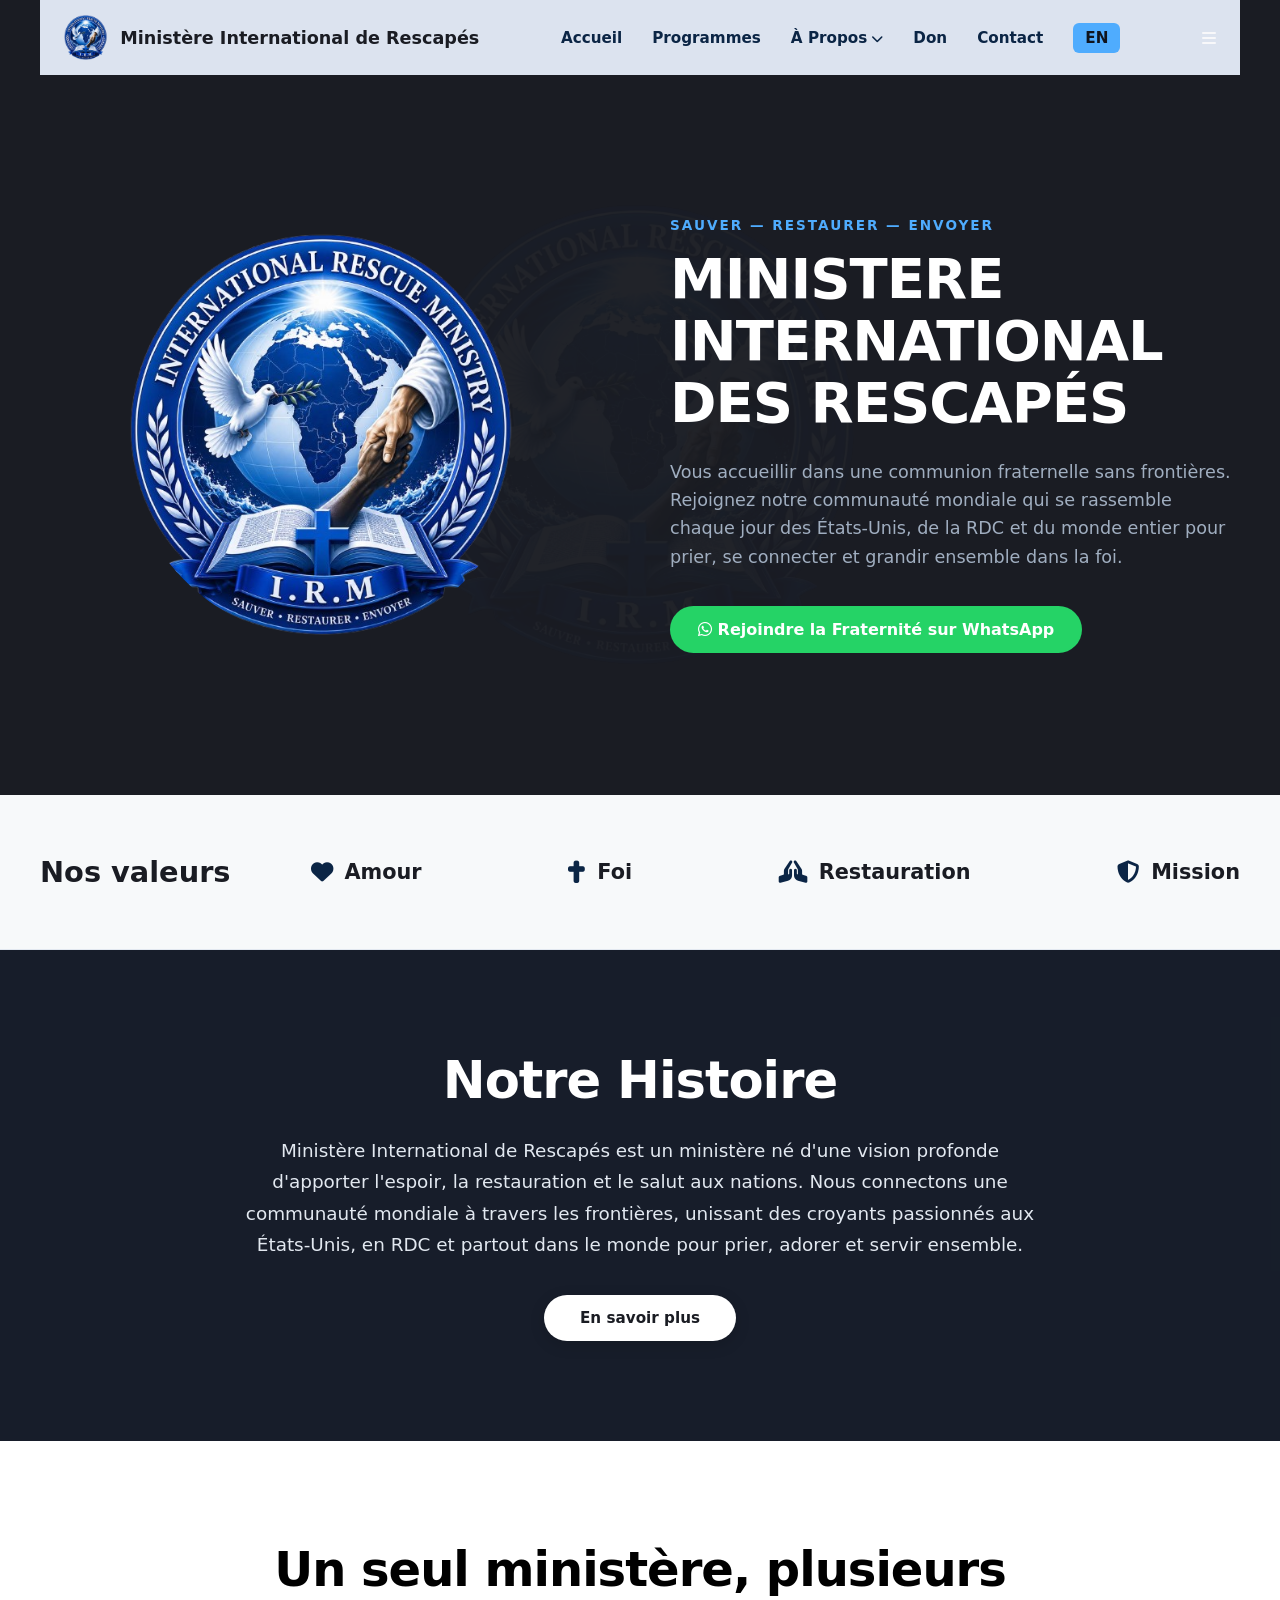
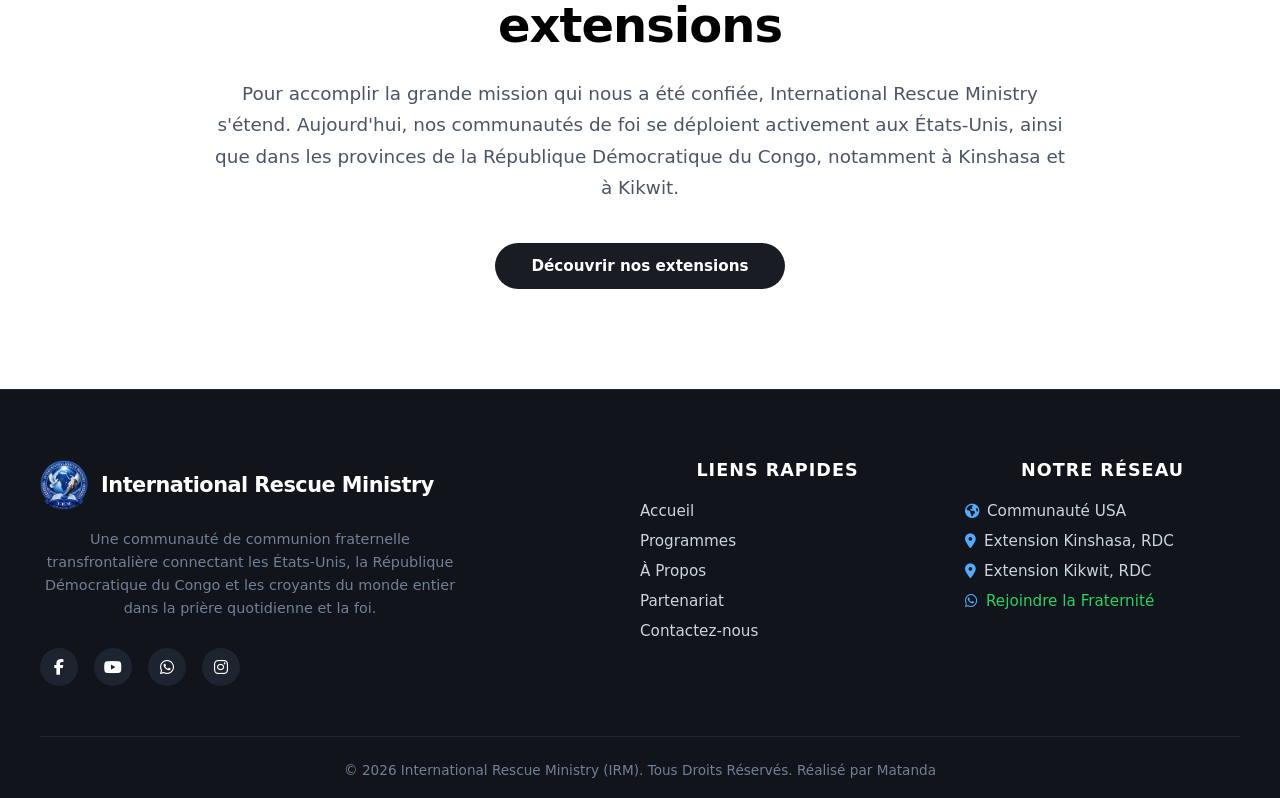
<file: index-fr.html>
<!DOCTYPE html>
<html lang="fr">
<head>
    <meta charset="UTF-8"/>
    <meta name="viewport" content="width=device-width, initial-scale=1.0"/>
    <meta name="description" content="Ministère International de Rescapés - Accueil"/>
    <title>Accueil - IRM</title>
    <link href="style.css" rel="stylesheet"/>
    <link rel="stylesheet" href="https://cdnjs.cloudflare.com/ajax/libs/font-awesome/6.4.0/css/all.min.css">
    <link rel="icon" type="image/png" href="apple-touch-icon.png">
</head>
<body>
   <!-- NAVIGATION HEADER -->
<nav>
    <div class="logo-container">
        <!-- Added class="nav-logo" here to fix the giant image issue -->
        <img src="IRM.png" alt="IRM Logo" class="nav-logo">
        <span class="logo-text">Ministère International de Rescapés</span>
    </div>
    
    <div class="nav-links">
        <a href="index-fr.html">Accueil</a>
        
        <a href="Programmes-fr.html">Programmes</a>
        <div class="dropdown">
        <a href="About-fr.html" class="dropdown-trigger">À Propos<i class="fas fa-chevron-down"></i></a>
            <div class="dropdown-menu-box">
                <a href="About-fr.html#histoire">Notre Histoire</a>
                <a href="About-fr.html#extensions">Nos Extensions</a>
                <a href="About-fr.html">Nos Département</a>
            </div>
        </div>
        <a href="Donate-fr.html">Don</a>
        <a href="Contact-fr.html">Contact</a>
        <a href="index.html" class="lang-toggle">EN</a>
    </div>
    <i class="fas fa-bars" id="menu-toggle"></i>
</nav>

    <!-- HERO SPLIT-SCREEN SECTION -->
   <section class="hero-container">
        <div class="hero-wrapper">
            <!-- Left Grid: Constrained Image Frame -->
            <div class="hero-left">
                <div class="image-frame">
                    <img src="IRM.png" alt="IRM Emblem" class="hero-featured-img">
                </div>
            </div>
            <!-- Right Grid: Bold Modern Typography -->
            <div class="hero-right">
                <span class="hero-tagline">SAUVER — RESTAURER — ENVOYER</span>
                <h1 class="hero-title">MINISTERE<br>INTERNATIONAL DES RESCAPÉS</h1>
                <p class="hero-description">
                    Vous accueillir dans une communion fraternelle sans frontières. Rejoignez notre communauté mondiale qui se rassemble chaque jour des États-Unis, de la RDC et du monde entier pour prier, se connecter et grandir ensemble dans la foi.
                </p>
                <a href="https://chat.whatsapp.com/FOu2xBbypPA2FtalaXLkAi" target="_blank" class="whatsapp-btn">
                    <i class="fab fa-whatsapp"></i> Rejoindre la Fraternité sur WhatsApp
                </a>
            </div>
        </div>
    </section>

    <!-- HERO VALUES SECTION-->
    <section class="values-strip">
        <div class="values-wrapper">
            <h2 class="values-label">Nos valeurs</h2>
            <div class="values-grid">
                <div class="value-card">
                    <i class="fas fa-heart"></i>
                    <span>Amour</span>
                </div>
                <div class="value-card">
                    <i class="fas fa-cross"></i>
                    <span>Foi</span>
                </div>
                <div class="value-card">
                    <i class="fas fa-praying-hands"></i>
                    <span>Restauration</span>
                </div>
                <div class="value-card">
                    <i class="fas fa-shield-alt"></i>
                    <span>Mission</span>
                </div>
            </div>
        </div>
    </section>

    <!-- HISTORY BANNER SECTION -->
    <section class="history-banner">
        <div class="history-overlay"></div>
        <div class="history-content">
            <h2 class="history-heading">Notre Histoire</h2>
            <p class="history-paragraph">
                Ministère International de Rescapés est un ministère né d'une vision profonde d'apporter l'espoir, la restauration et le salut aux nations. Nous connectons une communauté mondiale à travers les frontières, unissant des croyants passionnés aux États-Unis, en RDC et partout dans le monde pour prier, adorer et servir ensemble.
            </p>
            <a href="About-fr.html#histoire" class="pill-btn-light">En savoir plus</a>
        </div>
    </section>

    <!-- EXTENSIONS SECTION -->
    <section class="extensions-block">
        <div class="extensions-container">
            <h2 class="extensions-heading">Un seul ministère, plusieurs extensions</h2>
            <p class="extensions-paragraph">
                Pour accomplir la grande mission qui nous a été confiée, International Rescue Ministry s'étend. Aujourd'hui, nos communautés de foi se déploient activement aux États-Unis, ainsi que dans les provinces de la République Démocratique du Congo, notamment à Kinshasa et à Kikwit.
            </p>
            <a href="About-fr.html#extensions" class="pill-btn-dark">Découvrir nos extensions</a>
        </div>
    </section>


    <!-- MODERN CLEAN GRID FOOTER -->
    <footer class="main-footer">
        <div class="footer-container">
            
            <!-- Column 1: Brand & Vision -->
            <div class="footer-brand">
                <div class="footer-logo-row">
                    <img src="IRM.png" alt="IRM Emblem" class="footer-logo">
                    <span class="footer-logo-text">International Rescue Ministry</span>
                </div>
                <p class="footer-description">
                    Une communauté de communion fraternelle transfrontalière connectant les États-Unis, la République Démocratique du Congo et les croyants du monde entier dans la prière quotidienne et la foi.
                </p>
                <div class="footer-socials">
                    <a href="#" aria-label="Facebook"><i class="fab fa-facebook-f"></i></a>
                    <a href="#" aria-label="YouTube"><i class="fab fa-youtube"></i></a>
                    <a href="https://chat.whatsapp.com/FOu2xBbypPA2FtalaXLkAi" target="_blank" aria-label="WhatsApp"><i class="fab fa-whatsapp"></i></a>
                    <a href="#" aria-label="Instagram"><i class="fab fa-instagram"></i></a>
                </div>
            </div>

            <!-- Column 2: Quick Navigation Links -->
            <div class="footer-links-col">
                <h3 class="footer-heading">Liens Rapides</h3>
                <ul>
                    <li><a href="index-fr.html">Accueil</a></li>
                    <li><a href="Programmes-fr.html">Programmes</a></li>
                    <li><a href="About-fr.html">À Propos</a></li>
                    <li><a href="Donate-fr.html">Partenariat</a></li>
                    <li><a href="Contact-fr.html">Contactez-nous</a></li>
                </ul>
            </div>

            <!-- Column 3: Our Global Network -->
            <div class="footer-links-col">
                <h3 class="footer-heading">Notre Réseau</h3>
                <ul>
                    <li><a href="About-fr.html#extensions"><i class="fas fa-globe-americas"></i> Communauté USA</a></li>
                    <li><a href="About-fr.html#extensions"><i class="fas fa-map-marker-alt"></i> Extension Kinshasa, RDC</a></li>
                    <li><a href="About-fr.html#extensions"><i class="fas fa-map-marker-alt"></i> Extension Kikwit, RDC</a></li>
                    <li>
                        <a href="https://chat.whatsapp.com/FOu2xBbypPA2FtalaXLkAi" target="_blank" class="footer-whatsapp-link">
                            <i class="fab fa-whatsapp"></i> Rejoindre la Fraternité
                        </a>
                    </li>
                </ul>
            </div>

        </div>

        <!-- Bottom Copyright Strip -->
        <div class="footer-bottom">
            <p>&copy; 2026 International Rescue Ministry (IRM). Tous Droits Réservés. Réalisé par Matanda </p>
        </div>
    </footer>
    <script src="nav.js"></script>
</body>
</html>
</file>
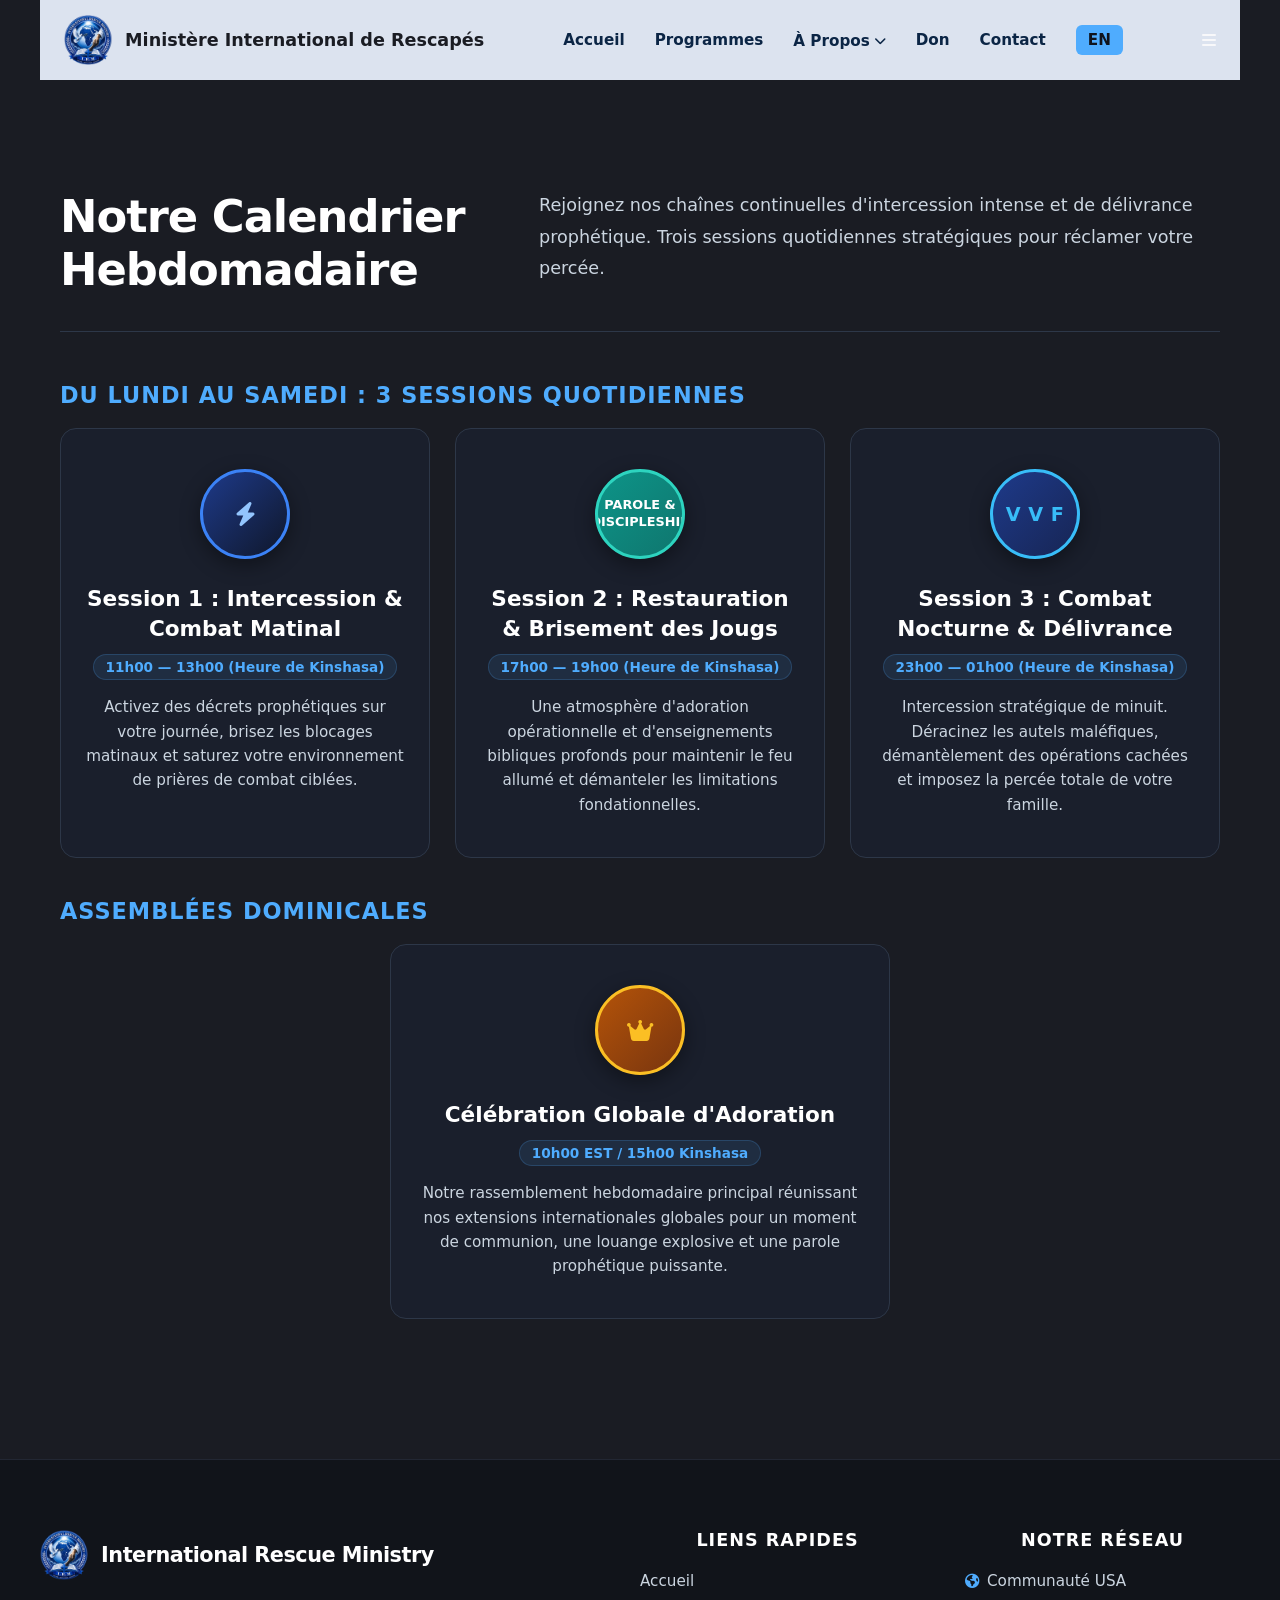
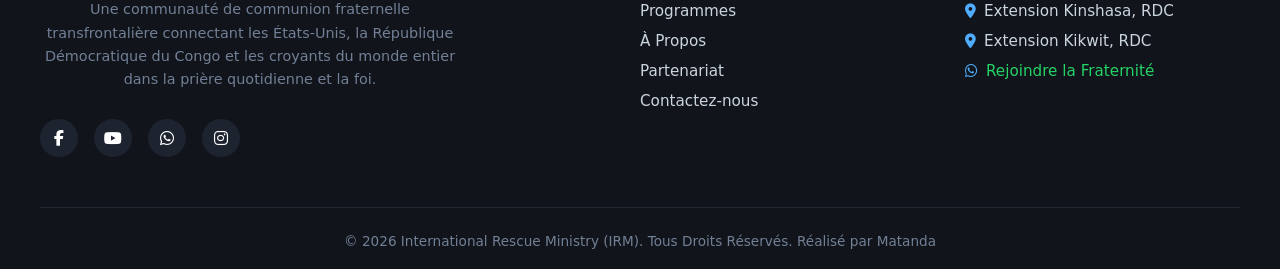
<file: Programmes-fr.html>
<!DOCTYPE html>
<html lang="fr">
<head>
    <meta charset="UTF-8"/>
    <meta name="viewport" content="width=device-width, initial-scale=1.0"/>
    <meta name="description" content="Programmes et Cultes de l'IRM"/>
    <title>Nos Programmes - IRM</title>
    <link href="style.css" rel="stylesheet"/>
    <link rel="stylesheet" href="https://cdnjs.cloudflare.com/ajax/libs/font-awesome/6.4.0/css/all.min.css">
    <link rel="icon" type="image/png" href="apple-touch-icon.png">
</head>
<body>
    <nav>
        <div class="logo-container">
           <img src="IRM.png" alt="Logo IRM" class="logo"/>
           <span class="logo-text">Ministère International de Rescapés</span>
        </div>
       <div class="nav-links">
        <a href="index-fr.html">Accueil</a>
        
        <a href="Programmes-fr.html">Programmes</a>
        <div class="dropdown">
        <a href="About-fr.html" class="dropdown-trigger">À Propos<i class="fas fa-chevron-down"></i></a>
            <div class="dropdown-menu-box">
                <a href="About-fr.html#histoire">Notre Histoire</a>
                <a href="About-fr.html#extensions">Nos Extensions</a>
                <a href="About-fr.html">Nos Département</a>
            </div>
        </div>
        <a href="Donate-fr.html">Don</a>
        <a href="Contact-fr.html">Contact</a>
        <a href="Programmes.html" class="lang-toggle">EN</a>
    </div>
        <i class="fas fa-bars" id="menu-toggle"></i>
    </nav>
<main class="main-content-wrapper">
    <!-- Conteneur Principal Unifié (Thème Sombre) -->
    <div class="programs-unified-wrapper">
        
        <!-- En-tête de la page (Style Split) -->
        <div class="programs-split-header">
            <div class="programs-left-title">
                <h1>Notre Calendrier Hebdomadaire</h1>
            </div>
            <div class="programs-right-desc">
                Rejoignez nos chaînes continuelles d'intercession intense et de délivrance prophétique. Trois sessions quotidiennes stratégiques pour réclamer votre percée.
            </div>
        </div>

        <!-- Section 1 : Lundi au Samedi -->
        <div class="programs-grid-heading">Du Lundi au Samedi : 3 Sessions Quotidiennes</div>
        <div class="programs-matrix-grid">
            
            <!-- Session 1 -->
            <div class="program-pillar-card">
                <div class="program-round-badge badge-combat">
                    <i class="fas fa-bolt" style="font-size: 1.5rem;"></i>
                </div>
                <h3>Session 1 : Intercession &amp; Combat Matinal</h3>
                <div class="card-time-tag">11h00 — 13h00 (Heure de Kinshasa)</div>
                <p>Activez des décrets prophétiques sur votre journée, brisez les blocages matinaux et saturez votre environnement de prières de combat ciblées.</p>
            </div>

            <!-- Session 2 -->
            <div class="program-pillar-card">
                <div class="program-round-badge badge-school">
                    <div>Parole &amp;<br>Discipleship</div>
                </div>
                <h3>Session 2 : Restauration &amp; Brisement des Jougs</h3>
                <div class="card-time-tag">17h00 — 19h00 (Heure de Kinshasa)</div>
                <p>Une atmosphère d'adoration opérationnelle et d'enseignements bibliques profonds pour maintenir le feu allumé et démanteler les limitations fondationnelles.</p>
            </div>

            <!-- Session 3 -->
            <div class="program-pillar-card">
                <div class="program-round-badge badge-vvf">
                    <span>V V F</span>
                </div>
                <h3>Session 3 : Combat Nocturne &amp; Délivrance</h3>
                <div class="card-time-tag">23h00 — 01h00 (Heure de Kinshasa)</div>
                <p>Intercession stratégique de minuit. Déracinez les autels maléfiques, démantèlement des opérations cachées et imposez la percée totale de votre famille.</p>
            </div>

        </div>

        <!-- Section 2 : Assemblées du Dimanche -->
        <div class="programs-grid-heading">Assemblées Dominicales</div>
        <div class="programs-matrix-grid" style="grid-template-columns: 1fr;">
            
            <!-- Carte Unique Centrée pour le Dimanche -->
            <div class="program-pillar-card" style="max-width: 500px; margin: 0 auto; width: 100%;">
                <div class="program-round-badge badge-worship">
                    <i class="fas fa-crown" style="font-size: 1.5rem;"></i>
                </div>
                <h3>Célébration Globale d'Adoration</h3>
                <div class="card-time-tag">10h00 EST / 15h00 Kinshasa</div>
                <p>Notre rassemblement hebdomadaire principal réunissant nos extensions internationales globales pour un moment de communion, une louange explosive et une parole prophétique puissante.</p>
            </div>

        </div>

    </div>
</main>

    <footer class="main-footer">
        <div class="footer-container">
            
            <!-- Column 1: Brand & Vision -->
            <div class="footer-brand">
                <div class="footer-logo-row">
                    <img src="IRM.png" alt="IRM Emblem" class="footer-logo">
                    <span class="footer-logo-text">International Rescue Ministry</span>
                </div>
                <p class="footer-description">
                    Une communauté de communion fraternelle transfrontalière connectant les États-Unis, la République Démocratique du Congo et les croyants du monde entier dans la prière quotidienne et la foi.
                </p>
                <div class="footer-socials">
                    <a href="#" aria-label="Facebook"><i class="fab fa-facebook-f"></i></a>
                    <a href="#" aria-label="YouTube"><i class="fab fa-youtube"></i></a>
                    <a href="https://chat.whatsapp.com/FOu2xBbypPA2FtalaXLkAi" target="_blank" aria-label="WhatsApp"><i class="fab fa-whatsapp"></i></a>
                    <a href="#" aria-label="Instagram"><i class="fab fa-instagram"></i></a>
                </div>
            </div>

            <!-- Column 2: Quick Navigation Links -->
            <div class="footer-links-col">
                <h3 class="footer-heading">Liens Rapides</h3>
                <ul>
                    <li><a href="index-fr.html">Accueil</a></li>
                    <li><a href="Programmes-fr.html">Programmes</a></li>
                    <li><a href="About-fr.html">À Propos</a></li>
                    <li><a href="Donate-fr.html">Partenariat</a></li>
                    <li><a href="Contact-fr.html">Contactez-nous</a></li>
                </ul>
            </div>

            <!-- Column 3: Our Global Network -->
            <div class="footer-links-col">
                <h3 class="footer-heading">Notre Réseau</h3>
                <ul>
                    <li><a href="About-fr.html#extensions"><i class="fas fa-globe-americas"></i> Communauté USA</a></li>
                    <li><a href="About-fr.html#extensions"><i class="fas fa-map-marker-alt"></i> Extension Kinshasa, RDC</a></li>
                    <li><a href="About-fr.html#extensions"><i class="fas fa-map-marker-alt"></i> Extension Kikwit, RDC</a></li>
                    <li>
                        <a href="https://chat.whatsapp.com/FOu2xBbypPA2FtalaXLkAi" target="_blank" class="footer-whatsapp-link">
                            <i class="fab fa-whatsapp"></i> Rejoindre la Fraternité
                        </a>
                    </li>
                </ul>
            </div>

        </div>

        <!-- Bottom Copyright Strip -->
        <div class="footer-bottom">
            <p>&copy; 2026 International Rescue Ministry (IRM). Tous Droits Réservés. Réalisé par Matanda </p>
        </div>
    </footer>
    <script src="nav.js"></script>
</body>
</html>
</file>
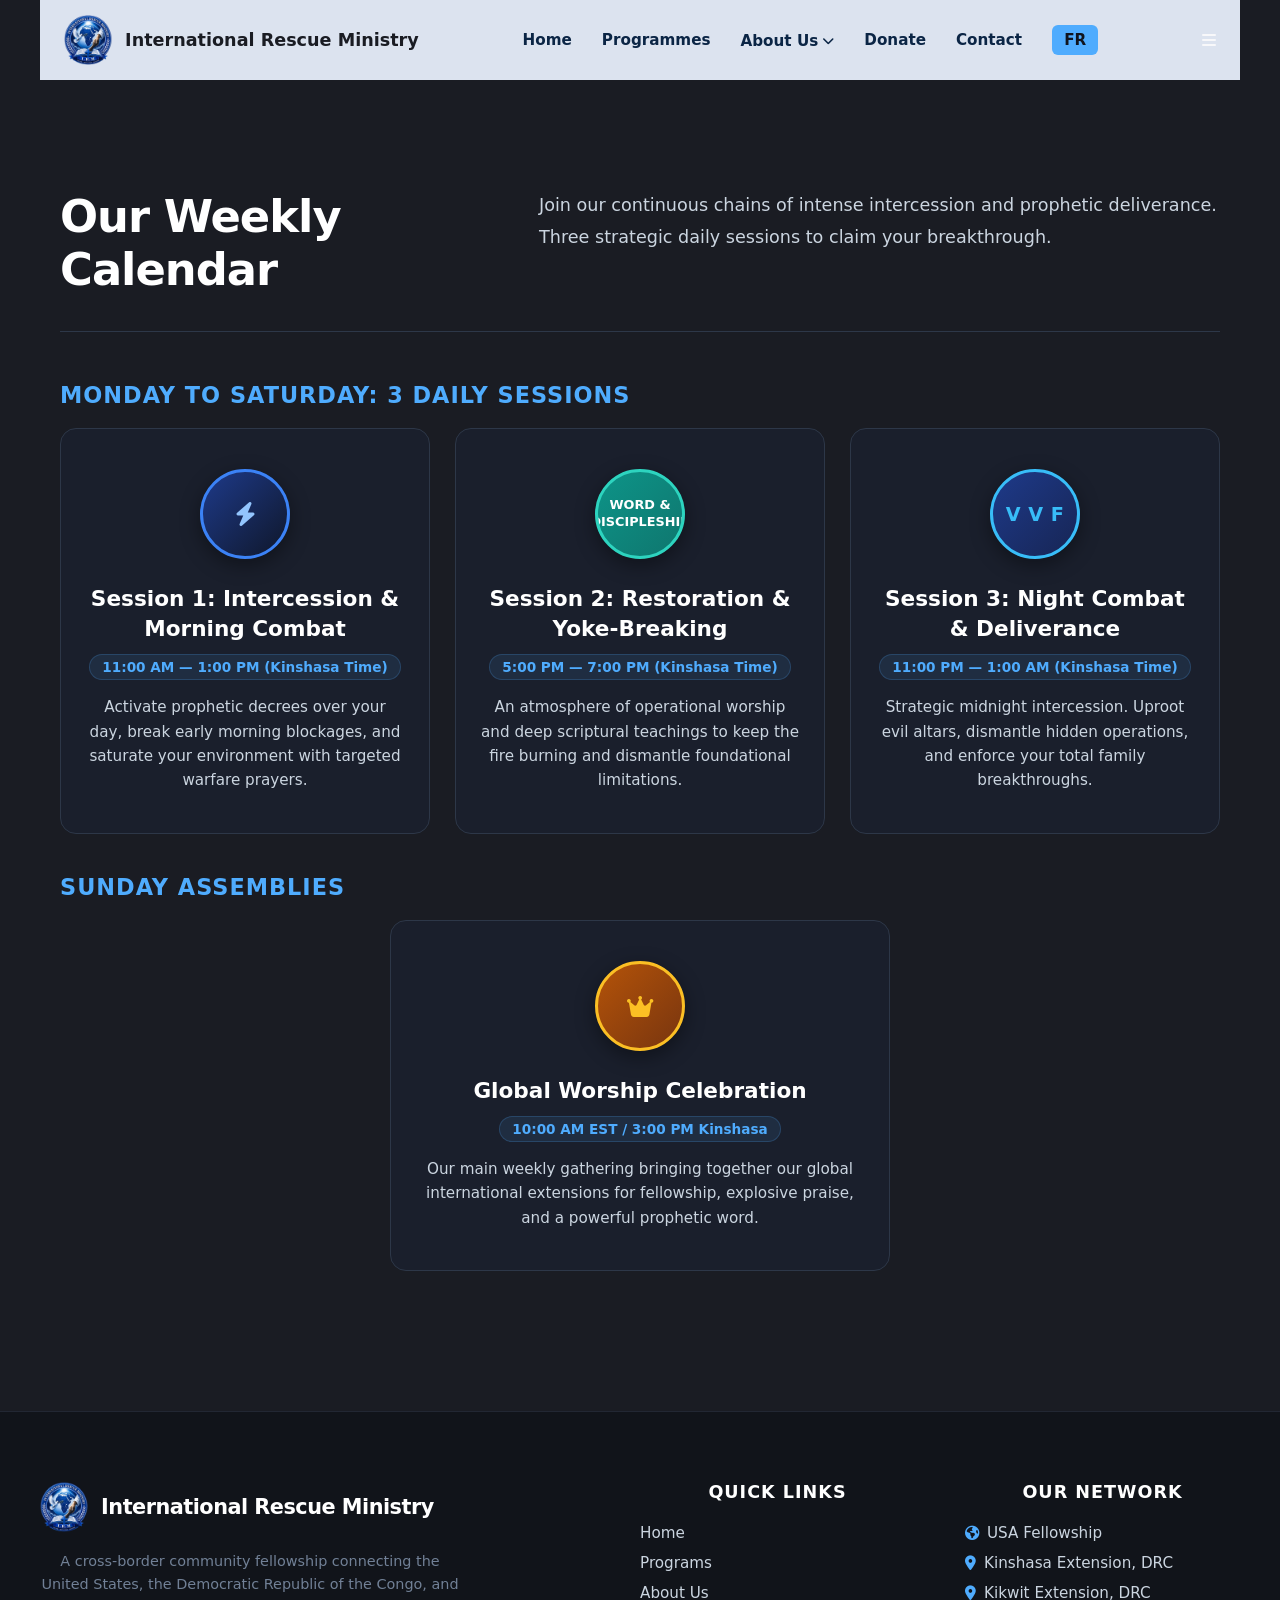
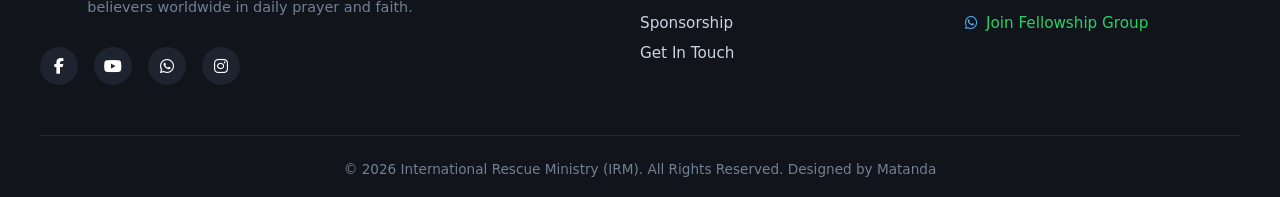
<file: Programmes.html>
<!DOCTYPE html>
<html lang="en">
<head>
    <meta charset="UTF-8"/>
    <meta name="viewport" content="width=device-width, initial-scale=1.0"/>
    <meta name="description" content="Weekly Programmes and Worship Services at IRM"/>
    <title>Weekly Schedule - IRM</title>
    <link href="style.css" rel="stylesheet"/>
    <link rel="stylesheet" href="https://cdnjs.cloudflare.com/ajax/libs/font-awesome/6.4.0/css/all.min.css">
    <link rel="icon" type="image/png" href="apple-touch-icon.png">
</head>
<body>
    <nav>
        <div class="logo-container">
            <img src="IRM.png" alt="IRM Logo" class="logo" width="100px" height="100px"/>
            <span class="logo-text">International Rescue Ministry</span>
        </div>
        <div class="nav-links">
            <a href="index.html" class="active">Home</a>
            <a href="Programmes.html">Programmes</a>
            <div class="dropdown">    
            <a href="About.html" class="dropdown-trigger">About Us<i class="fas fa-chevron-down"></i></a>
            <div class="dropdown-menu-box">
                <a href="#">Our History</a>
                <a href="#">Our Extensions</a>
                <a href="#">Our Departments</a>
            </div>
        </div>
            <a href="Donate.html">Donate</a>
            <a href="Contact.html">Contact</a>
            <a href="Programmes-fr.html" class="lang-toggle">FR</a>
        </div>
        <i class="fas fa-bars" id="menu-toggle"></i>
    </nav>
  <main class="main-content-wrapper">
    <!-- Main Interactive Dashboard Container -->
    <div class="programs-purple-wrapper">
        
        <!-- Top Split Section Header (Ref: image_c0be34.jpg) -->
        <div class="programs-split-header">
            <div class="programs-left-title">
                <h1>Our Weekly Calendar</h1>
            </div>
            <div class="programs-right-desc">
                Join our continuous chains of intense intercession and prophetic deliverance. Three strategic daily sessions to claim your breakthrough.
            </div>
        </div>

        <!-- Section 1: Mon-Sat Matrix -->
        <div class="programs-grid-heading">Monday to Saturday: 3 Daily Sessions</div>
        <div class="programs-matrix-grid">
            
            <!-- Session 1 Card -->
            <div class="program-pillar-card">
                <div class="program-round-badge badge-combat">
                    <i class="fas fa-bolt" style="font-size: 1.5rem;"></i>
                </div>
                <h3>Session 1: Intercession & Morning Combat</h3>
                <div class="card-time-tag">11:00 AM — 1:00 PM (Kinshasa Time)</div>
                <p>Activate prophetic decrees over your day, break early morning blockages, and saturate your environment with targeted warfare prayers.</p>
            </div>

            <!-- Session 2 Card -->
            <div class="program-pillar-card">
                <div class="program-round-badge badge-school">
                    <div>Word &<br>Discipleship</div>
                </div>
                <h3>Session 2: Restoration & Yoke-Breaking</h3>
                <div class="card-time-tag">5:00 PM — 7:00 PM (Kinshasa Time)</div>
                <p>An atmosphere of operational worship and deep scriptural teachings to keep the fire burning and dismantle foundational limitations.</p>
            </div>

            <!-- Session 3 Card -->
            <div class="program-pillar-card">
                <div class="program-round-badge badge-vvf">
                    <span>V V F</span>
                </div>
                <h3>Session 3: Night Combat & Deliverance</h3>
                <div class="card-time-tag">11:00 PM — 1:00 AM (Kinshasa Time)</div>
                <p>Strategic midnight intercession. Uproot evil altars, dismantle hidden operations, and enforce your total family breakthroughs.</p>
            </div>

        </div>

        <!-- Section 2: Sunday Assembly -->
        <div class="programs-grid-heading">Sunday Assemblies</div>
        <div class="programs-matrix-grid" style="grid-template-columns: 1fr;">
            
            <!-- Sunday Unique Card (Spans beautifully over the wide row layout) -->
            <div class="program-pillar-card" style="max-width: 500px; margin: 0 auto; width: 100%;">
                <div class="program-round-badge badge-worship">
                    <i class="fas fa-crown" style="font-size: 1.5rem;"></i>
                </div>
                <h3>Global Worship Celebration</h3>
                <div class="card-time-tag">10:00 AM EST / 3:00 PM Kinshasa</div>
                <p>Our main weekly gathering bringing together our global international extensions for fellowship, explosive praise, and a powerful prophetic word.</p>
            </div>

        </div>

    </div>
</main>
    <footer class="main-footer">
    <div class="footer-container">
        
        <!-- Column 1: Brand & Vision -->
        <div class="footer-brand">
            <div class="footer-logo-row">
                <img src="IRM.png" alt="IRM Emblem" class="footer-logo">
                <span class="footer-logo-text">International Rescue Ministry</span>
            </div>
            <p class="footer-description">
                A cross-border community fellowship connecting the United States, the Democratic Republic of the Congo, and believers worldwide in daily prayer and faith.
            </p>
            <div class="footer-socials">
                <a href="#" aria-label="Facebook"><i class="fab fa-facebook-f"></i></a>
                <a href="#" aria-label="YouTube"><i class="fab fa-youtube"></i></a>
                <a href="https://chat.whatsapp.com/FOu2xBbypPA2FtalaXLkAi" target="_blank" aria-label="WhatsApp"><i class="fab fa-whatsapp"></i></a>
                <a href="#" aria-label="Instagram"><i class="fab fa-instagram"></i></a>
            </div>
        </div>

        <!-- Column 2: Quick Navigation Links -->
        <div class="footer-links-col">
            <h3 class="footer-heading">Quick Links</h3>
            <ul>
                <li><a href="index.html">Home</a></li>
                <li><a href="Programmes.html">Programs</a></li>
                <li><a href="About.html">About Us</a></li>
                <li><a href="Donate.html">Sponsorship</a></li>
                <li><a href="Contact.html">Get In Touch</a></li>
            </ul>
        </div>

        <!-- Column 3: Our Global Network -->
        <div class="footer-links-col">
            <h3 class="footer-heading">Our Network</h3>
            <ul>
                <li><a href="About.html#extensions"><i class="fas fa-globe-americas"></i> USA Fellowship</a></li>
                <li><a href="About.html#extensions"><i class="fas fa-map-marker-alt"></i> Kinshasa Extension, DRC</a></li>
                <li><a href="About.html#extensions"><i class="fas fa-map-marker-alt"></i> Kikwit Extension, DRC</a></li>
                <li>
                    <a href="https://chat.whatsapp.com/FOu2xBbypPA2FtalaXLkAi" target="_blank" class="footer-whatsapp-link">
                        <i class="fab fa-whatsapp"></i> Join Fellowship Group
                    </a>
                </li>
            </ul>
        </div>

    </div>

    <!-- Bottom Copyright Strip -->
    <div class="footer-bottom">
        <p>&copy; 2026 International Rescue Ministry (IRM). All Rights Reserved. Designed by Matanda</p>
    </div>
</footer>
<script src="nav.js"></script>
</body>
</html>
</file>
<file: style.css>
:root {
    --primary-bg: #1a1c23;
    --text-main: #f8f8fa;
    --brand-blue: #0b2545;
    --brand-hover: #134074;
}

* {
    margin: 0;
    padding: 0;
    box-sizing: border-box;
}

body {
    background-color: var(--primary-bg);
    color: var(--text-main);
    font-family: system-ui, -apple-system, BlinkMacSystemFont, 'Segoe UI', Roboto, sans-serif;
    margin: 0;
    padding: 0;
}

/* Global Heading Overrides to banish Times New Roman permanently */
h1, h2, h3, h4, a {
    font-family: system-ui, -apple-system, BlinkMacSystemFont, 'Segoe UI', Roboto, sans-serif;
}

/* ==========================================
   WHITE NAVIGATION MODULE
   ========================================== */
nav {
    nav {
    display: flex;
    justify-content: space-between;
    align-items: center;
    width: 100%;
    
    margin: 0;
    padding: 14px 48px;
    box-sizing: border-box;
    background-color: #ffffff;
    box-shadow: 0 2px 12px rgba(0, 0, 0, 0.08);
    position: sticky;
    top: 0;
    z-index: 1000;
}
}


.logo-container {
    display: flex;
    align-items: center;
    gap: 12px;
}

.nav-logo {
    height: 45px;
    width: auto;
}
/* ==========================================================================
   FIXE UNIQUE POUR LA BARRE DE NAVIGATION (TAILLE, LARGEUR & HAUTEUR)
   ========================================================================== */

nav {
    display: flex;
    justify-content: space-between; /* Aligne le logo à gauche, les liens à droite */
    align-items: center;           /* Centre parfaitement tous les éléments à la verticale */
    
    /* Étape 1 : On harmonise la LARGEUR globale sur les deux pages */
    width: 100%;
    max-width: 1200px;             /* Empêche l'étirement infini sur les grands écrans */
    margin: 0 auto;                /* Centre horizontalement la barre entière dans la page */
    
    /* Étape 2 : On contrôle la HAUTEUR via un padding fixe */
    padding: 15px 24px;            
    box-sizing: border-box;
    background-color: #dce3ef;     /* Assurez-vous que le fond est identique partout */
}

/* Étape 3 : On dompte la taille du LOGO pour éviter une barre trop haute */
.logo-container {
    display: flex;
    align-items: center;
    gap: 12px;
    flex-shrink: 0;                /* Interdit au logo de se déformer ou rétrécir */
}

.logo-container .logo {
    width: auto !important;        /* Écrase les attributs HTML 100px */
    height: 50px !important;       /* Fixe une hauteur de logo standard et élégante */
    object-fit: contain;
}

.logo-text {
    font-size: 1.1rem;
    font-weight: 700;
    white-space: nowrap;           /* Évite que le texte du ministère ne passe à la ligne */
}

/* Étape 4 : On gère la LONGUEUR et l'espacement du bloc de liens */
.nav-links {
    display: flex;
    align-items: center;
    gap: 24px;                     /* Crée un espace rigoureusement identique entre chaque menu */
    flex-wrap: nowrap;             /* Interdiction stricte de sauter à la ligne */
}

.nav-links a {
    font-size: 0.95rem;
    text-decoration: none;
    white-space: nowrap;           /* Force le texte (anglais ou français) à rester droit */
}

.logo-text {
    color: #1a1c23;
    font-weight: 700;
    font-size: 1.1rem;
}

.nav-links {
    display: flex;
    align-items: center;
    gap: 30px;
}

.nav-links a {
    text-decoration: none;
    color: var(--brand-blue);
    font-weight: 600;
    font-size: 0.95rem;
    transition: color 0.2s ease;
}

.nav-links a:hover {
    color: var(--brand-hover);
}

/* DROPDOWN MECHANICS */
.dropdown {
    position: relative;
    display: inline-block;
}

.dropdown-trigger i {
    font-size: 0.75rem;
    margin-left: 4px;
    vertical-align: middle;
}

.dropdown-menu-box {
    display: none;
    position: absolute;
    top: 100%;
    left: 50%;
    transform: translateX(-50%);
    background-color: #ffffff;
    min-width: 190px;
    box-shadow: 0px 8px 24px rgba(0, 0, 0, 0.12);
    border-radius: 6px;
    padding: 6px 0;
    z-index: 100;
    border: 1px solid #e2e8f0;
    margin-top: 10px;
}

.dropdown-menu-box a {
    color: var(--brand-blue) !important;
    padding: 12px 20px;
    display: block;
    font-size: 0.9rem;
    font-weight: 600;
    text-align: left;
}

.dropdown-menu-box a:not(:last-child) {
    border-bottom: 1px solid #f0f4f8;
}

.dropdown-menu-box a:hover {
    background-color: #f7f9fa;
    color: var(--brand-hover) !important;
}

.dropdown:hover .dropdown-menu-box {
    display: block;
}

/* ==========================================
   HERO CANVAS (WITH SYSTEM WATERMARK)
   ========================================== */
.hero-container {
    background-color: var(--primary-bg);
    min-height: 80vh;
    display: flex;
    align-items: center;
    justify-content: center;
    padding: 60px 20px;
    position: relative;
    overflow: hidden;
}

/* Safe Background Watermark Placement */
.hero-container::before {
    content: "";
    position: absolute;
    top: 50%;
    left: 50%;
    transform: translate(-50%, -50%);
    width: 65%;
    height: 65%;
    background-image: url("IRM.png");
    background-repeat: no-repeat;
    background-position: center;
    background-size: contain;
    opacity: 0.03;
    pointer-events: none;
    z-index: 1;
}

.hero-wrapper {
    display: flex;
    width: 100%;
    max-width: 1200px;
    margin: 0 auto;
    gap: 60px;
    align-items: center;
    position: relative;
    z-index: 5;
}

.hero-left, .hero-right {
    flex: 1;
}

/* FIXED THE MASSIVE LOGO BLEEDING ISSUE */
.image-frame {
    width: 100%;
    max-width: 400px;
    margin: 0 auto;
    border-radius: 50%; /* Keeps your circular seal looking neat */
    overflow: hidden;
}

.hero-featured-img {
    width: 100%;
    height: auto;
    display: block;
}

.hero-right {
    text-align: left;
}

.hero-tagline {
    color: #4facfe;
    font-weight: 700;
    letter-spacing: 2px;
    font-size: 0.85rem;
    display: block;
    margin-bottom: 15px;
}

.hero-title {
    font-size: 3.5rem;
    font-weight: 900;
    line-height: 1.1;
    letter-spacing: -1px;
    margin-bottom: 25px;
    color: #ffffff;
}

.hero-description {
    color: #a0aec0;
    font-size: 1.1rem;
    line-height: 1.6;
    margin-bottom: 35px;
}

.whatsapp-btn {
    display: inline-block;
    background-color: #25d366;
    color: #ffffff;
    text-decoration: none;
    padding: 14px 28px;
    border-radius: 30px;
    font-weight: 700;
    transition: transform 0.2s ease, background-color 0.2s ease;
}

.whatsapp-btn:hover {
    background-color: #128c7e;
    transform: translateY(-2px);
}

/* ==========================================
   VALUES STRIP MODULE
   ========================================== */
.values-strip {
    background-color: #f7f9fa;
    padding: 50px 40px;
    border-bottom: 1px solid #e2e8f0;
    position: relative;
    z-index: 5;
}

.values-wrapper {
    max-width: 1200px;
    margin: 0 auto;
    display: flex;
    align-items: center;
    gap: 60px;
}

.values-label {
    color: #1a1c23;
    font-size: 1.8rem;
    font-weight: 800;
    white-space: nowrap;
}

.values-grid {
    display: flex;
    align-items: center;
    justify-content: space-between;
    width: 100%;
}

.value-card {
    display: flex;
    align-items: center;
    gap: 10px;
    font-size: 1.2rem;
    font-weight: 700;
    color: #1a1c23;
}

.value-card i {
    color: var(--brand-blue);
    font-size: 1.3rem;
}

/* ==========================================
   HISTORY OVERLAY STRIP
   ========================================== */
.history-banner {
    position: relative;
    background-color: #11141a;
    padding: 90px 20px;
    text-align: center;
}

.history-content {
    position: relative;
    z-index: 2;
    max-width: 800px;
    margin: 0 auto;
}

.history-heading {
    color: #ffffff;
    font-size: 3rem;
    font-weight: 900;
    margin-bottom: 20px;
    letter-spacing: -1px;
}

.history-paragraph {
    color: #cbd5e0;
    font-size: 1.1rem;
    line-height: 1.7;
    margin-bottom: 35px;
}

.pill-btn-light {
    display: inline-block;
    background-color: #ffffff;
    color: #1a1c23;
    text-decoration: none;
    padding: 14px 36px;
    border-radius: 30px;
    font-weight: 700;
    font-size: 0.95rem;
    transition: transform 0.2s ease, background-color 0.2s ease;
}

.pill-btn-light:hover {
    background-color: #e2e8f0;
    transform: translateY(-2px);
}

/* ==========================================
   EXTENSIONS STRIP MODULE
   ========================================== */
.extensions-block {
    background-color: #ffffff;
    padding: 90px 20px;
    text-align: center;
}

.extensions-container {
    max-width: 800px;
    margin: 0 auto;
}

.extensions-heading {
    color: #000000;
    font-size: 3rem;
    font-weight: 900;
    letter-spacing: -1px;
    margin-bottom: 20px;
}

.extensions-paragraph {
    color: #4a5568;
    font-size: 1.1rem;
    line-height: 1.7;
    margin-bottom: 35px;
}

.pill-btn-dark {
    display: inline-block;
    background-color: #1a1c23;
    color: #ffffff;
    text-decoration: none;
    padding: 14px 36px;
    border-radius: 30px;
    font-weight: 700;
    font-size: 0.95rem;
    transition: transform 0.2s ease, background-color 0.2s ease;
}

.pill-btn-dark:hover {
    background-color: var(--brand-blue);
    transform: translateY(-2px);
}

/* ==========================================
   CLEAN FOOTER SYSTEM
   ========================================== */
.main-footer {
    background-color: #11141a;
    padding: 30px 20px;
    text-align: center;
    border-top: 1px solid #2d3748;
}

.main-footer p {
    color: #718096;
    font-size: 0.9rem;
}

/* ==========================================
   MOBILE DESIGN ENGINE
   ========================================== */
@media (max-width: 968px) {
    .hero-wrapper {
        flex-direction: column;
        text-align: center;
    }
    .hero-right {
        text-align: center;
    }
    .hero-title {
        font-size: 2.5rem;
    }
    .values-wrapper {
        flex-direction: column;
        gap: 30px;
    }
    .values-grid {
        flex-direction: column;
        gap: 20px;
    }
    .history-heading, .extensions-heading {
        font-size: 2.2rem;
    }
}
/* ==========================================
   VALUES STRIP STYLING (image_85414b.jpg)
   ========================================== */
.values-strip {
    background-color: #f7f9fa; /* Elegant off-white background strip */
    padding: 60px 40px;
    border-bottom: 1px solid #e2e8f0;
}

.values-wrapper {
    max-width: 1200px;
    margin: 0 auto;
    display: flex;
    align-items: center;
    justify-content: flex-start;
    gap: 80px;
}

.values-label {
    font-family: system-ui, -apple-system, sans-serif;
    color: #1a1c23;
    font-size: 1.8rem;
    font-weight: 800;
    white-space: nowrap;
}

.values-grid {
    display: flex;
    align-items: center;
    gap: 50px;
    width: 100%;
}

.value-card {
    display: flex;
    align-items: center;
    gap: 12px;
    font-family: system-ui, -apple-system, sans-serif;
    font-size: 1.3rem;
    font-weight: 700;
    color: #1a1c23;
}

.value-card i {
    color: #0b2545; /* Brand Navy Blue icon color instead of the purple template */
    font-size: 1.4rem;
}

/* ==========================================
   HISTORY SECTION STYLING (image_853e43.jpg)
   ========================================== */
.history-banner {
    position: relative;
    background-color: #1a1c23; /* Keeps your rich dark theme base canvas */
    /* Add your preferred background image pattern here later if desired */
    background-size: cover;
    background-position: center;
    padding: 100px 20px;
    text-align: center;
    overflow: hidden;
}

.history-overlay {
    position: absolute;
    top: 0; left: 0; width: 100%; height: 100%;
    background: rgba(11, 37, 69, 0.2); /* Deep navy subtle layer */
    z-index: 1;
}

.history-content {
    position: relative;
    z-index: 2;
    max-width: 800px;
    margin: 0 auto;
}

.history-heading {
    font-family: system-ui, -apple-system, sans-serif;
    color: #ffffff;
    font-size: 3.2rem;
    font-weight: 900;
    margin-bottom: 25px;
    letter-spacing: -1px;
}

.history-paragraph {
    font-family: system-ui, -apple-system, sans-serif;
    color: #e2e8f0;
    font-size: 1.15rem;
    line-height: 1.7;
    margin-bottom: 35px;
}

/* The Premium White Rounded Pill Button */
.pill-btn-light {
    display: inline-block;
    background-color: #ffffff;
    color: #1a1c23;
    text-decoration: none;
    padding: 14px 36px;
    border-radius: 30px;
    font-family: system-ui, -apple-system, sans-serif;
    font-weight: 700;
    font-size: 0.95rem;
    box-shadow: 0 4px 15px rgba(0,0,0,0.15);
    transition: transform 0.2s ease, background-color 0.2s ease;
}

.pill-btn-light:hover {
    background-color: #f7f9fa;
    transform: translateY(-2px);
}

/* ==========================================
   EXTENSIONS BLOCK STYLING (image_853e1e.png)
   ========================================== */
.extensions-block {
    background-color: #ffffff; /* Bright canvas container */
    padding: 100px 20px;
    text-align: center;
}

.extensions-container {
    max-width: 850px;
    margin: 0 auto;
}

.extensions-heading {
    font-family: system-ui, -apple-system, sans-serif;
    color: #000000;
    font-size: 3rem;
    font-weight: 900;
    letter-spacing: -1px;
    margin-bottom: 25px;
}

.extensions-paragraph {
    font-family: system-ui, -apple-system, sans-serif;
    color: #4a5568;
    font-size: 1.15rem;
    line-height: 1.7;
    margin-bottom: 40px;
}

/* The Rich Dark Pill Button */
.pill-btn-dark {
    display: inline-block;
    background-color: #1a1c23; /* Dark background to draw the eye's focus */
    color: #ffffff;
    text-decoration: none;
    padding: 14px 36px;
    border-radius: 30px;
    font-family: system-ui, -apple-system, sans-serif;
    font-weight: 700;
    font-size: 0.95rem;
    transition: transform 0.2s ease, background-color 0.2s ease;
}

.pill-btn-dark:hover {
    background-color: #0b2545; /* Shifts towards your primary branding blue */
    transform: translateY(-2px);
}

/* ==========================================
   RESPONSIVE DESIGN SYSTEM
   ========================================== */
@media (max-width: 968px) {
    .values-wrapper {
        flex-direction: column;
        align-items: center;
        gap: 30px;
        text-align: center;
    }
    .values-grid {
        flex-direction: column;
        gap: 25px;
    }
    .history-heading, .extensions-heading {
        font-size: 2.2rem;
    }
}
/* ==========================================
   PREMIUM COLUMN FOOTER ENGINE
   ========================================== */
.main-footer {
    background-color: #11141a; /* Rich dark canvas matching image_79eb9d.jpg */
    padding: 70px 20px 20px 20px;
    border-top: 1px solid #222733;
    font-family: system-ui, -apple-system, sans-serif;
}

.footer-container {
    max-width: 1200px;
    margin: 0 auto;
    display: grid;
    grid-template-columns: 2fr 1fr 1fr; /* Gives the brand description extra breathing room */
    gap: 50px;
    padding-bottom: 50px;
}

/* Brand Grid Configurations */
.footer-brand {
    display: flex;
    flex-direction: column;
    gap: 18px;
}

.footer-logo-row {
    display: flex;
    align-items: center;
    gap: 12px;
}

.footer-logo {
    height: 50px;
    width: auto;
}

.footer-logo-text {
    color: #ffffff;
    font-size: 1.3rem;
    font-weight: 800;
    letter-spacing: -0.5px;
}

.footer-description {
    color: #a0aec0;
    font-size: 0.95rem;
    line-height: 1.6;
    max-width: 420px;
}

/* Structural Menu Columns */
.footer-links-col {
    display: flex;
    flex-direction: column;
}

/* Bold Uppercase Headings matching the reference style */
.footer-heading {
    color: #ffffff;
    font-size: 1.1rem;
    font-weight: 800;
    text-transform: uppercase;
    letter-spacing: 1px;
    margin-bottom: 22px;
    position: relative;
}

.footer-links-col ul {
    list-style: none;
    padding: 0;
    margin: 0;
    display: flex;
    flex-direction: column;
    gap: 12px;
}

.footer-links-col ul li a {
    color: #cbd5e0;
    text-decoration: none;
    font-size: 0.95rem;
    font-weight: 500;
    display: flex;
    align-items: center;
    gap: 8px;
    transition: color 0.2s ease;
}

.footer-links-col ul li a i {
    font-size: 0.9rem;
    color: #4facfe; /* Subtle dynamic color accent for network anchors */
}

.footer-links-col ul li a:hover {
    color: #ffffff;
}

/* High Contrast Social Media Strip */
.footer-socials {
    display: flex;
    gap: 16px;
    margin-top: 10px;
}

.footer-socials a {
    color: #ffffff;
    background-color: #1e2330;
    width: 38px;
    height: 38px;
    border-radius: 50%;
    display: flex;
    align-items: center;
    justify-content: center;
    font-size: 1rem;
    text-decoration: none;
    transition: background-color 0.2s ease, transform 0.2s ease;
}

.footer-socials a:hover {
    background-color: #4facfe;
    transform: translateY(-3px);
}

/* WhatsApp Highlight Alert */
.footer-whatsapp-link {
    color: #25d366 !important;
    font-weight: 700;
}

/* Bottom Strip Separator Line */
.footer-bottom {
    max-width: 1200px;
    margin: 0 auto;
    padding-top: 25px;
    border-top: 1px solid #222733;
    text-align: center;
}

.footer-bottom p {
    color: #718096;
    font-size: 0.85rem;
}

/* Responsive Adaptive Viewport Breakpoint */
@media (max-width: 868px) {
    .footer-container {
        grid-template-columns: 1fr;
        gap: 35px;
    }
    .footer-brand {
        align-items: center;
        text-align: center;
    }
    .footer-description {
        max-width: 100%;
    }
}
.main-content-wrapper {
    max-width: 1200px;
    margin: 0 auto;
    padding: 60px 20px 90px 20px;
    font-family: system-ui, -apple-system, sans-serif;
    color: #e2e8f0;
}

/* Elegant Typography Headers */
.page-header {
    font-size: 2.8rem;
    font-weight: 800;
    letter-spacing: -1px;
    color: #ffffff;
    margin-bottom: 10px;
}

.page-subtitle {
    font-size: 1.1rem;
    color: #a0aec0;
    line-height: 1.6;
    max-width: 800px;
    margin-bottom: 40px;
}

.section-title {
    font-size: 1.8rem;
    font-weight: 700;
    color: #ffffff;
    margin: 40px 0 20px 0;
    border-bottom: 2px solid #222733;
    padding-bottom: 10px;
}

/* Modern Content Grid Cards (For Calendar & Locations) */
.content-grid {
    display: grid;
    grid-template-columns: repeat(auto-fit, minmax(300px, 1fr));
    gap: 25px;
    margin-top: 20px;
}

.info-card {
    background-color: #1a1f2c;
    border: 1px solid #2d3748;
    border-radius: 12px;
    padding: 25px;
    transition: transform 0.2s ease, border-color 0.2s ease;
}

.info-card:hover {
    transform: translateY(-4px);
    border-color: #4facfe;
}

.info-card h3 {
    font-size: 1.3rem;
    font-weight: 700;
    color: #ffffff;
    margin-bottom: 10px;
}

.info-card .time-badge {
    display: inline-block;
    background-color: rgba(79, 172, 254, 0.15);
    color: #4facfe;
    padding: 4px 10px;
    border-radius: 6px;
    font-size: 0.85rem;
    font-weight: 700;
    margin-bottom: 15px;
}

.info-card p {
    color: #cbd5e0;
    font-size: 0.95rem;
    line-height: 1.6;
}

/* High-Premium Form System (For Contact Page) */
.modern-form-container {
    max-width: 650px;
    background-color: #1a1f2c;
    border: 1px solid #2d3748;
    padding: 40px;
    border-radius: 16px;
    margin-top: 20px;
}

.form-group {
    display: flex;
    flex-direction: column;
    gap: 8px;
    margin-bottom: 20px;
}

.form-group label {
    font-size: 0.9rem;
    font-weight: 600;
    color: #cbd5e0;
}

.form-group input, 
.form-group textarea {
    background-color: #0f131a;
    border: 1px solid #2d3748;
    padding: 14px;
    border-radius: 8px;
    color: #ffffff;
    font-size: 1rem;
    transition: border-color 0.2s ease;
}

.form-group input:focus, 
.form-group textarea:focus {
    outline: none;
    border-color: #4facfe;
}

.submit-form-btn {
    background: linear-gradient(135deg, #0072ff 0%, #00c6ff 100%);
    color: #ffffff;
    border: none;
    padding: 14px 28px;
    font-size: 1rem;
    font-weight: 700;
    border-radius: 8px;
    cursor: pointer;
    transition: opacity 0.2s ease;
}

.submit-form-btn:hover {
    opacity: 0.9;
}
.submit-btn {
    background-color: #0072ff;
    transition: cubic-bezier(0.075, 0.82, 0.165, 1);
    box-shadow: #000000;
}
.contact-sidebar {
    text-decoration: solid;
    font-family: 'Courier New', Courier, monospace;
    color: #00c6ff;
    text-size-adjust: var(--brand-hover);
}
/* ==========================================
   ADVANCED INTERACTIVE DONATION COMPONENTS
   ========================================== */

/* Split Box Component (image_c0b9dd.png) */
.donation-split-block {
    display: flex;
    flex-direction: column;
    gap: 30px;
    background: linear-gradient(135deg, #161b26 0%, #1a202c 100%);
    border: 1px solid #2d3748;
    border-radius: 16px;
    padding: 40px;
    margin: 40px 0;
}

@media (min-width: 992px) {
    .donation-split-block {
        flex-direction: row;
    }
    .donation-split-left, .donation-split-right {
        flex: 1;
    }
}

.donation-split-left {
    padding-right: 20px;
    display: flex;
    flex-direction: column;
    justify-content: center;
}

.donation-split-left h2 {
    font-size: 1.8rem;
    color: #ffffff;
    margin-bottom: 20px;
    line-height: 1.4;
}

.donation-split-left p {
    color: #cbd5e0;
    font-size: 1.05rem;
    line-height: 1.8;
    margin-bottom: 15px;
}

/* Frequency Filter Tabs */
.frequency-tabs {
    display: flex;
    gap: 8px;
    margin-bottom: 20px;
    background: #0f131a;
    padding: 6px;
    border-radius: 8px;
    border: 1px solid #2d3748;
}

.freq-btn {
    flex: 1;
    background: transparent;
    border: none;
    color: #a0aec0;
    padding: 10px;
    font-size: 0.9rem;
    font-weight: 600;
    border-radius: 6px;
    cursor: pointer;
    transition: all 0.2s ease;
}

.freq-btn.active {
    background-color: #0072ff;
    color: #ffffff;
}

/* Preset Matrix Grid */
.preset-matrix {
    display: grid;
    grid-template-columns: repeat(3, 1fr);
    gap: 12px;
    margin-bottom: 20px;
}

.matrix-btn {
    background: #0f131a;
    border: 1px solid #2d3748;
    color: #ffffff;
    padding: 16px;
    font-size: 1.1rem;
    font-weight: 700;
    border-radius: 8px;
    cursor: pointer;
    transition: all 0.2s ease;
}

.matrix-btn:hover {
    border-color: #0072ff;
    background: rgba(0, 114, 255, 0.05);
}

/* Channel Module System (image_c0ba1d.jpg) */
.payment-channel-grid {
    display: grid;
    grid-template-columns: repeat(auto-fit, minmax(320px, 1fr));
    gap: 25px;
    margin-top: 30px;
}

.channel-card {
    border-radius: 16px;
    padding: 35px;
    color: #ffffff;
    display: flex;
    flex-direction: column;
    justify-content: space-between;
    min-height: 260px;
}

.channel-card.paypal { background: linear-gradient(135deg, #1e3c72 0%, #2a5298 100%); }
.channel-card.bank   { background: linear-gradient(135deg, #b21f1f 0%, #fa1414 100%); }
.channel-card.orange { background: linear-gradient(135deg, #f15a24 0%, #ff8c00 100%); }
.channel-card.mobile { background: linear-gradient(135deg, #0d131a 0%, #1e293b 100%); border: 1px solid #334155; }

.channel-card h3 {
    font-size: 1.6rem;
    font-weight: 800;
    margin-bottom: 15px;
    letter-spacing: -0.5px;
}

.channel-details {
    font-size: 0.95rem;
    line-height: 1.6;
    margin-bottom: 20px;
    opacity: 0.95;
}

.channel-details p { margin-bottom: 8px; }

.channel-action-btn {
    background: rgba(255, 255, 255, 0.15);
    color: #ffffff;
    text-align: center;
    padding: 12px;
    border-radius: 8px;
    text-decoration: none;
    font-weight: 700;
    backdrop-filter: blur(4px);
    transition: background 0.2s ease;
    border: 1px solid rgba(255, 255, 255, 0.2);
}

.channel-action-btn:hover {
    background: rgba(255, 255, 255, 0.25);
}

/* Remittance Strip */
.remittance-container {
    background: #1a1f2c;
    border: 1px solid #2d3748;
    border-radius: 12px;
    padding: 20px;
    margin-top: 30px;
    text-align: center;
}

.remittance-flex {
    display: flex;
    flex-wrap: wrap;
    justify-content: center;
    align-items: center;
    gap: 30px;
    margin-top: 15px;
}

.remittance-logo {
    font-weight: 800;
    font-size: 1.2rem;
    color: #a0aec0;
    letter-spacing: 1px;
}
/* ==========================================
   UNIFIED PROGRAM DISPLAY SYSTEM (Dark Theme)
   ========================================== */
.programs-unified-wrapper {
    background: transparent; /* Lets global body background show through uniformly */
    padding: 20px 0;
    margin: 30px 0;
    color: #ffffff;
}

/* Split Heading Layout */
.programs-split-header {
    display: flex;
    flex-direction: column;
    gap: 25px;
    margin-bottom: 50px;
    border-bottom: 1px solid #2d3748; /* Standard theme border color */
    padding-bottom: 35px;
}

@media (min-width: 768px) {
    .programs-split-header {
        flex-direction: row;
        align-items: flex-start;
    }
    .programs-left-title {
        flex: 1;
    }
    .programs-right-desc {
        flex: 1.5;
        font-size: 1.1rem;
        line-height: 1.8;
        color: #cbd5e0; /* Matches subpage description text */
        margin: 0;
    }
}

.programs-left-title h1 {
    font-size: 2.8rem;
    font-weight: 800;
    letter-spacing: -1px;
    margin: 0;
    color: #ffffff;
}

/* Subsection Text dividers */
.programs-grid-heading {
    font-size: 1.4rem;
    font-weight: 700;
    color: #4facfe; /* Global Unified Blue Accent */
    text-transform: uppercase;
    letter-spacing: 1px;
    margin: 40px 0 20px 0;
}

/* Card Presentation Framework */
.programs-matrix-grid {
    display: grid;
    grid-template-columns: repeat(auto-fit, minmax(280px, 1fr));
    gap: 25px;
}

.program-pillar-card {
    background: #1a1f2c; /* Exact match to your .info-card & form backgrounds */
    border: 1px solid #2d3748; /* Exact match to global card borders */
    border-radius: 16px;
    padding: 40px 25px;
    text-align: center;
    display: flex;
    flex-direction: column;
    align-items: center;
    transition: transform 0.3s ease, border-color 0.3s ease, box-shadow 0.3s ease;
}

.program-pillar-card:hover {
    transform: translateY(-5px);
    border-color: #4facfe; /* Blue glow signature on hover */
    box-shadow: 0 12px 30px rgba(79, 172, 254, 0.15);
}

/* Rounded Graphical Badges */
.program-round-badge {
    width: 90px;
    height: 90px;
    border-radius: 50%;
    margin-bottom: 25px;
    overflow: hidden;
    display: flex;
    align-items: center;
    justify-content: center;
    font-size: 0.9rem;
    font-weight: 700;
    text-transform: uppercase;
    box-shadow: 0 6px 20px rgba(0, 0, 0, 0.4);
}

/* Adjusted Badge Colors for the Unified Theme Palette */
.badge-combat   { background: linear-gradient(135deg, #1e3a8a 0%, #0f172a 100%); border: 3px solid #3b82f6; color: #93c5fd; }
.badge-school   { background: linear-gradient(135deg, #0d9488 0%, #0f766e 100%); border: 3px solid #2dd4bf; color: #ffffff; font-size: 0.8rem; padding: 10px; line-height: 1.3; }
.badge-vvf      { background: linear-gradient(135deg, #1e3a8a 0%, #172554 100%); border: 3px solid #38bdf8; color: #38bdf8; font-size: 1.2rem; font-weight: 800; letter-spacing: 0.5px; }
.badge-worship  { background: linear-gradient(135deg, #b45309 0%, #78350f 100%); border: 3px solid #fbbf24; color: #fbbf24; }

/* Typography inside Cards */
.program-pillar-card h3 {
    font-size: 1.35rem;
    font-weight: 700;
    color: #ffffff;
    margin: 0 0 10px 0;
    line-height: 1.4;
}

.program-pillar-card .card-time-tag {
    display: inline-block;
    font-size: 0.85rem;
    font-weight: 700;
    color: #4facfe; /* Clear Blue text highlight */
    background: rgba(79, 172, 254, 0.1);
    padding: 4px 12px;
    border-radius: 20px;
    margin-bottom: 15px;
    border: 1px solid rgba(79, 172, 254, 0.2);
}

.program-pillar-card p {
    font-size: 0.95rem;
    color: #cbd5e0;
    line-height: 1.6;
    margin: 0;
}
/* ==========================================
   EDITORIAL SUBPAGE DESIGN SYSTEM 
   ========================================== */

/* Section 1: Core Pillars Bar (Ref: image_c13998.png) */
.about-pillars-bar {
    display: flex;
    flex-wrap: wrap;
    justify-content: space-around;
    align-items: center;
    gap: 20px;
    background: #1a1f2c;
    border: 1px solid #2d3748;
    border-radius: 12px;
    padding: 25px;
    margin: 30px 0 50px 0;
}

.pillar-item {
    display: flex;
    align-items: center;
    gap: 10px;
    font-size: 1.1rem;
    font-weight: 700;
    color: #ffffff;
}

.pillar-item i {
    color: #4facfe; /* Unified Blue Accent */
    font-size: 1.3rem;
}

/* Section 2: Overlapping Collage Split (Ref: image_c139bb.jpg) */
.collage-split-container {
    display: flex;
    flex-direction: column;
    gap: 40px;
    margin-bottom: 60px;
}

@media (min-width: 992px) {
    .collage-split-container {
        flex-direction: row;
        align-items: center;
    }
    .collage-left-visual, .collage-right-text {
        flex: 1;
    }
}

/* Asymmetric Image Collage Placeholder */
.collage-left-visual {
    position: relative;
    height: 380px;
    margin-bottom: 20px;
}

.placeholder-photo-frame {
    position: absolute;
    background: #1a1f2c;
    border: 1px solid #2d3748;
    border-radius: 8px;
    box-shadow: 0 10px 25px rgba(0,0,0,0.4);
    display: flex;
    align-items: center;
    justify-content: center;
    color: #4a5568;
    font-size: 0.85rem;
    font-weight: 600;
}

/* Recreating the offset stack rotation effect from image_c139bb.jpg */
.frame-main  { width: 65%; height: 75%; left: 0; top: 10%; transform: rotate(-3deg); z-index: 2; border-color: #4facfe; }
.frame-stack { width: 55%; height: 65%; right: 5%; top: 0; transform: rotate(4deg); z-index: 1; }
.frame-base  { width: 50%; height: 60%; right: 15%; bottom: 0; transform: rotate(-1deg); z-index: 3; }

/* Section 3: Focal Banner Showcase (Ref: image_c139f6.jpg) */
.focal-banner-showcase {
    position: relative;
    background: linear-gradient(rgba(15, 23, 42, 0.85), rgba(15, 23, 42, 0.85)), url('images/banner-placeholder.jpg') center/cover no-repeat;
    background-color: #1a1f2c; /* Fallback */
    border: 1px solid #2d3748;
    border-radius: 16px;
    padding: 60px 30px;
    margin-bottom: 60px;
    display: flex;
    justify-content: center;
    align-items: center;
    text-align: center;
    min-height: 320px;
}

.focal-glass-card {
    background: rgba(26, 31, 44, 0.85);
    backdrop-filter: blur(8px);
    -webkit-backdrop-filter: blur(8px);
    border: 1px solid rgba(79, 172, 254, 0.2);
    border-radius: 12px;
    padding: 40px;
    max-width: 800px;
}

/* Section 4: Split Profile Component (Ref: image_c13a33.jpg) */
.profile-split-card {
    display: flex;
    flex-direction: column;
    background: #1a1f2c;
    border: 1px solid #2d3748;
    border-radius: 16px;
    overflow: hidden;
    margin-bottom: 40px;
}

@media (min-width: 768px) {
    .profile-split-card {
        flex-direction: row;
    }
    .profile-aside-image {
        width: 40%;
        min-height: 350px;
    }
    .profile-main-body {
        width: 60%;
    }
}

.profile-aside-image {
    background: linear-gradient(135deg, #2d3748 0%, #1a1f2c 100%);
    display: flex;
    align-items: center;
    justify-content: center;
    color: #4a5568;
    font-weight: 600;
    border-right: 1px solid #2d3748;
    position: relative;
}

.profile-main-body {
    padding: 40px;
    display: flex;
    flex-direction: column;
    justify-content: center;
}

.profile-badge-btn {
    display: inline-block;
    align-self: flex-start;
    background: #2d3748;
    color: #ffffff;
    padding: 10px 24px;
    border-radius: 30px;
    text-decoration: none;
    font-weight: 700;
    font-size: 0.9rem;
    margin-top: 20px;
    border: 1px solid rgba(255, 255, 255, 0.05);
    transition: background 0.2s ease;
}

.profile-badge-btn:hover {
    background: #3a4a63;
    color: #4facfe;
}
/* ==========================================
   VISIONARY PROFILE HERO (Ref: image_c14559.jpg)
   ========================================== */
.visionary-profile-section {
    display: flex;
    flex-direction: column;
    background: #1a1f2c; /* Matches global card background */
    border: 1px solid #2d3748; /* Standard theme border */
    border-radius: 16px;
    overflow: hidden;
    margin: 50px 0;
    box-shadow: 0 10px 30px rgba(0, 0, 0, 0.3);
}

@media (min-width: 992px) {
    .visionary-profile-section {
        flex-direction: row;
    }
    .visionary-photo-side {
        width: 45%;
        min-height: 480px;
    }
    .visionary-text-side {
        width: 55%;
    }
}

/* Photo Container with Nameplate Overlay */
.visionary-photo-side {
    position: relative;
    background: linear-gradient(135deg, #232a38 0%, #11151d 100%);
    display: flex;
    align-items: center;
    justify-content: center;
    color: #4a5568;
    font-weight: 600;
    border-bottom: 1px solid #2d3748;
}

@media (min-width: 992px) {
    .visionary-photo-side {
        border-bottom: none;
        border-right: 1px solid #2d3748;
    }
}

.visionary-photo-side img {
    display: flex;
    background-color: #a0bce3;
    border-radius: 16px;
    overflow: hidden;
    width: 100%;
    height: 100%;
    object-fit: cover;
}

/* Floating Name Tag Box */
.visionary-name-tag {
    position: absolute;
    bottom: 0;
    right: 0;
    background: #4facfe; /* Unified Blue Accent replacing the source's purple */
    color: #0f1319;
    padding: 20px 35px;
    font-size: 1.4rem;
    font-weight: 800;
    letter-spacing: -0.5px;
    min-width: 220px;
    box-shadow: -5px -5px 15px rgba(0, 0, 0, 0.2);
}

/* Text & Content Layout Side */
.visionary-text-side {
    padding: 50px 40px;
    display: flex;
    flex-direction: column;
    justify-content: center;
}

.visionary-text-side h2 {
    font-size: 2.2rem;
    font-weight: 800;
    color: #ffffff;
    line-height: 1.2;
    margin: 0 0 25px 0;
    letter-spacing: -1px;
}

.visionary-text-side p {
    font-size: 1.05rem;
    color: #cbd5e0;
    line-height: 1.7;
    margin: 0 0 30px 0;
}
/* Pill Action Button */
.visionary-pill-btn {
    display: inline-block;
    align-self: flex-start;
    background: #0f1319;
    color: #ffffff;
    border: 1px solid #2d3748;
    padding: 14px 35px;
    border-radius: 50px; /* Perfect round pill button */
    font-weight: 700;
    font-size: 0.95rem;
    text-decoration: none;
    letter-spacing: 0.5px;
    transition: all 0.2s ease;
}

.visionary-pill-btn:hover {
    background: #4facfe;
    color: #0f1319;
    border-color: #4facfe;
    transform: translateY(-2px);
}
.lang-toggle {
    background: #4facfe;
    color: #10141d !important;
    padding: 6px 12px;
    border-radius: 6px;
    font-weight: 700;
    text-decoration: none;
    transition: all 0.3s ease;
}

.lang-toggle:hover {
    background: #00f2fe;
    transform: translateY(-1px);
}

/* ==========================================
   MOBILE HAMBURGER MENU
   ========================================== */
.hamburger-btn {
  display: none;
  background: none;
  border: none;
  color: var(--brand-blue);
  font-size: 1.5rem;
  cursor: pointer;
  padding: 6px 10px;
  border-radius: 6px;
  transition: background 0.2s ease;
  z-index: 200;
}

.hamburger-btn:hover {
  background: rgba(11, 37, 69, 0.08);
}

@media (max-width: 900px) {
  .hamburger-btn {
    display: block;
  }

  .nav-links {
    display: none;
    position: absolute;
    top: 100%;
    left: 0;
    right: 0;
    background: #ffffff;
    flex-direction: column;
    align-items: flex-start;
    padding: 16px 24px;
    gap: 6px;
    box-shadow: 0 8px 24px rgba(0,0,0,0.12);
    z-index: 999;
    border-top: 2px solid #e2e8f0;
  }

  .nav-links.nav-open {
    display: flex;
  }

  .nav-links a {
    width: 100%;
    padding: 10px 0;
    border-bottom: 1px solid #f0f4f8;
  }

  .dropdown-menu-box {
    position: static;
    transform: none;
    box-shadow: none;
    border: none;
    padding: 0 0 0 16px;
    margin-top: 4px;
    display: block;
  }

  .lang-toggle {
    margin-top: 8px;
  }
}

/* ==========================================
   MATRIX BUTTON SELECTED STATE
   ========================================== */
.matrix-btn.selected {
  border-color: #0072ff;
  background: rgba(0, 114, 255, 0.15);
  color: #4facfe;
}

/* ==========================================
   TIME BADGE GLOBAL
   ========================================== */
.time-badge {
  display: inline-block;
  background: rgba(79, 172, 254, 0.15);
  color: #4facfe;
  padding: 5px 14px;
  border-radius: 20px;
  font-size: 0.8rem;
  font-weight: 700;
  letter-spacing: 0.5px;
}

/* ==========================================
   PROGRAMS PURPLE WRAPPER ALIAS
   ========================================== */
.programs-purple-wrapper {
  background: transparent;
  padding: 20px 0;
  margin: 30px 0;
  color: #ffffff;
}

/* ==========================================
   RESPONSIVE FIXES
   ========================================== */
@media (max-width: 768px) {
  .page-header {
    font-size: 2rem;
  }

  .donation-split-block {
    padding: 24px;
  }

  .payment-channel-grid {
    grid-template-columns: 1fr;
  }

  .programs-matrix-grid {
    grid-template-columns: 1fr;
  }

  .hero-title {
    font-size: 2.2rem;
  }

  .main-content-wrapper {
    padding: 40px 16px 60px;
  }
}
/* Prayer Mandate Layout Core styling */
.prayer-intro-quote {
    background: #161b22;
    border-left: 4px solid #4facfe;
    padding: 30px;
    border-radius: 0 16px 16px 0;
    max-width: 850px;
    margin: 0 auto;
    text-align: center;
}

.prayer-pillars-grid {
    display: grid;
    grid-template-columns: repeat(auto-fit, minmax(300px, 1fr));
    gap: 25px;
    margin-top: 30px;
}

.prayer-pillar-card {
    background: #161b22;
    border: 1px solid rgba(255, 255, 255, 0.05);
    border-radius: 12px;
    padding: 30px;
    position: relative;
    transition: transform 0.3s ease, border-color 0.3s ease;
}

.prayer-pillar-card:hover {
    transform: translateY(-5px);
    border-color: #4facfe;
}

.prayer-pillar-card h3 {
    font-size: 1.3rem;
    color: #ffffff;
    margin: 15px 0 10px 0;
}

.prayer-pillar-card p {
    color: #a0aec0;
    font-size: 0.95rem;
    line-height: 1.6;
    margin-bottom: 20px;
}

.pillar-number {
    font-size: 1.5rem;
    font-weight: 800;
    color: rgba(79, 172, 254, 0.1);
    position: absolute;
    top: 15px;
    right: 20px;
    line-height: 1;
}

.scripture-tag {
    display: inline-flex;
    align-items: center;
    gap: 8px;
    background: rgba(255, 255, 255, 0.04);
    color: #4facfe;
    padding: 6px 12px;
    border-radius: 20px;
    font-size: 0.85rem;
    font-weight: 600;
}
</file>
